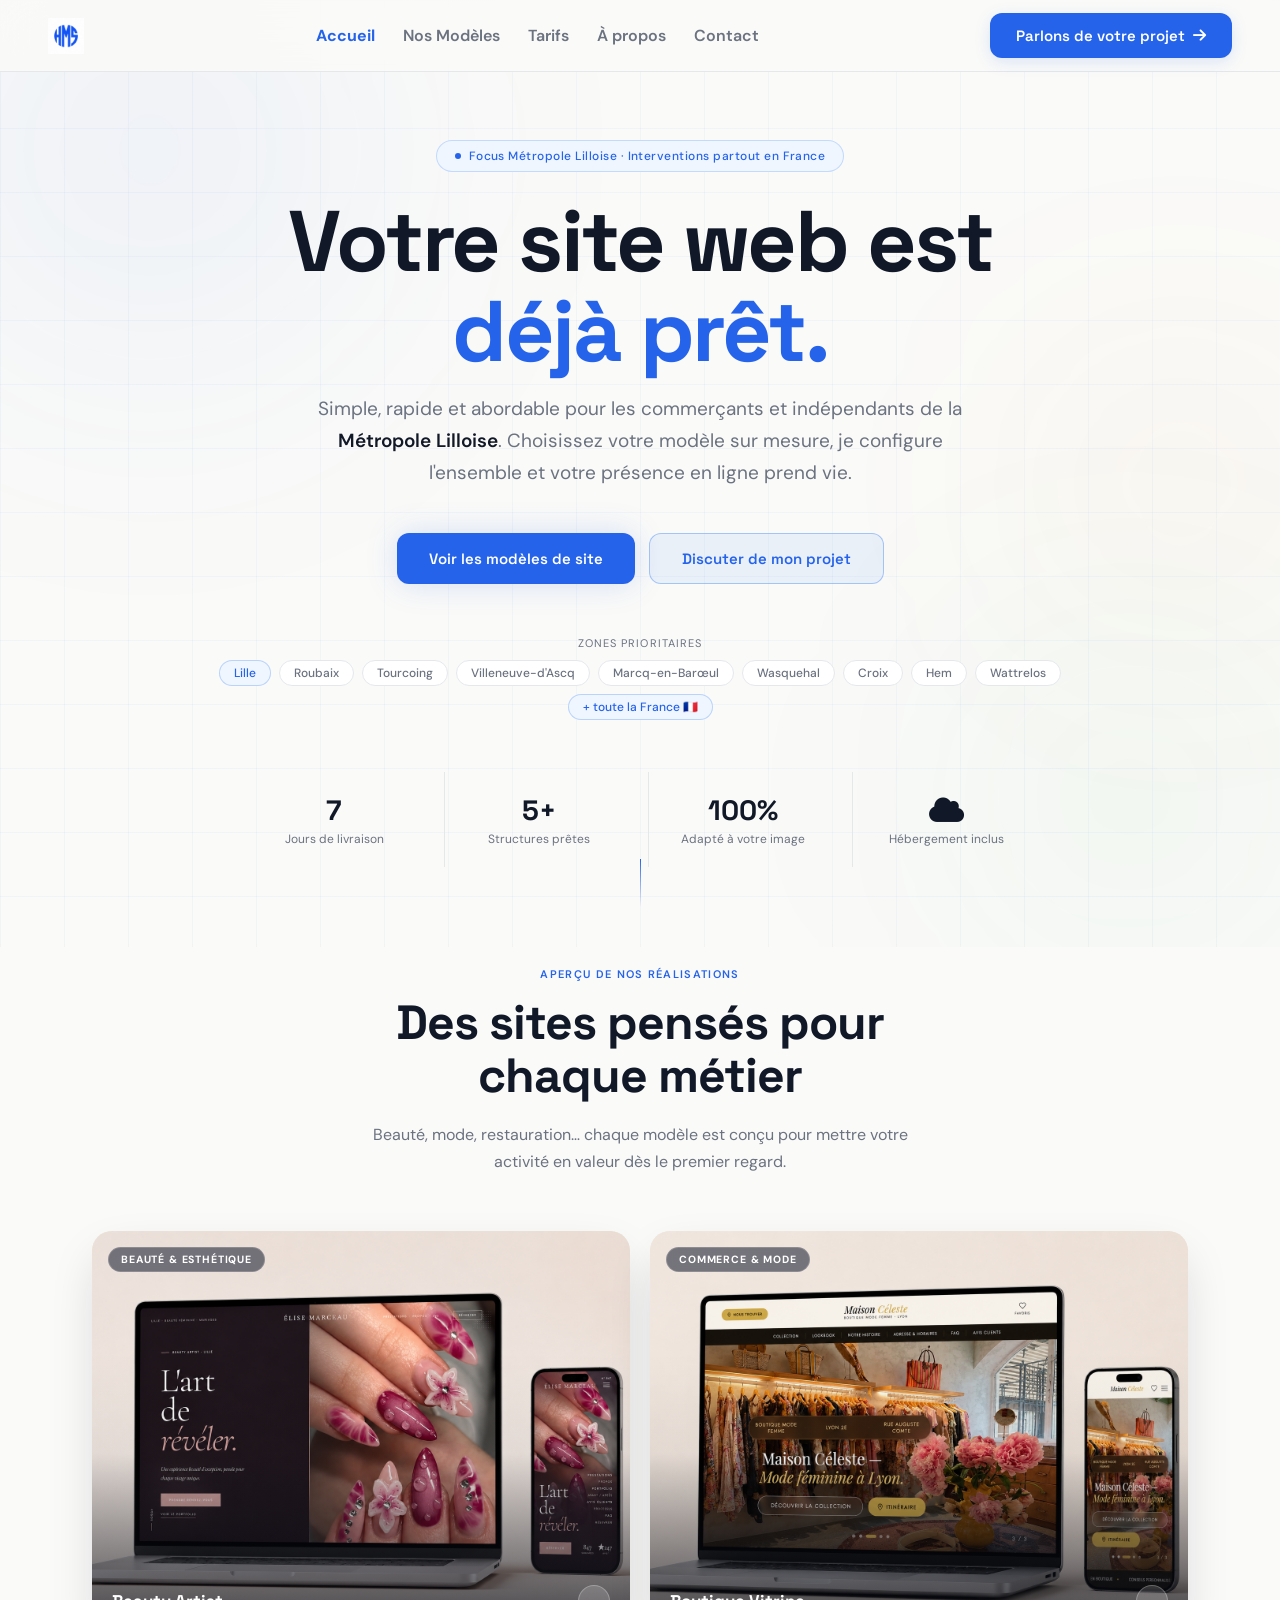
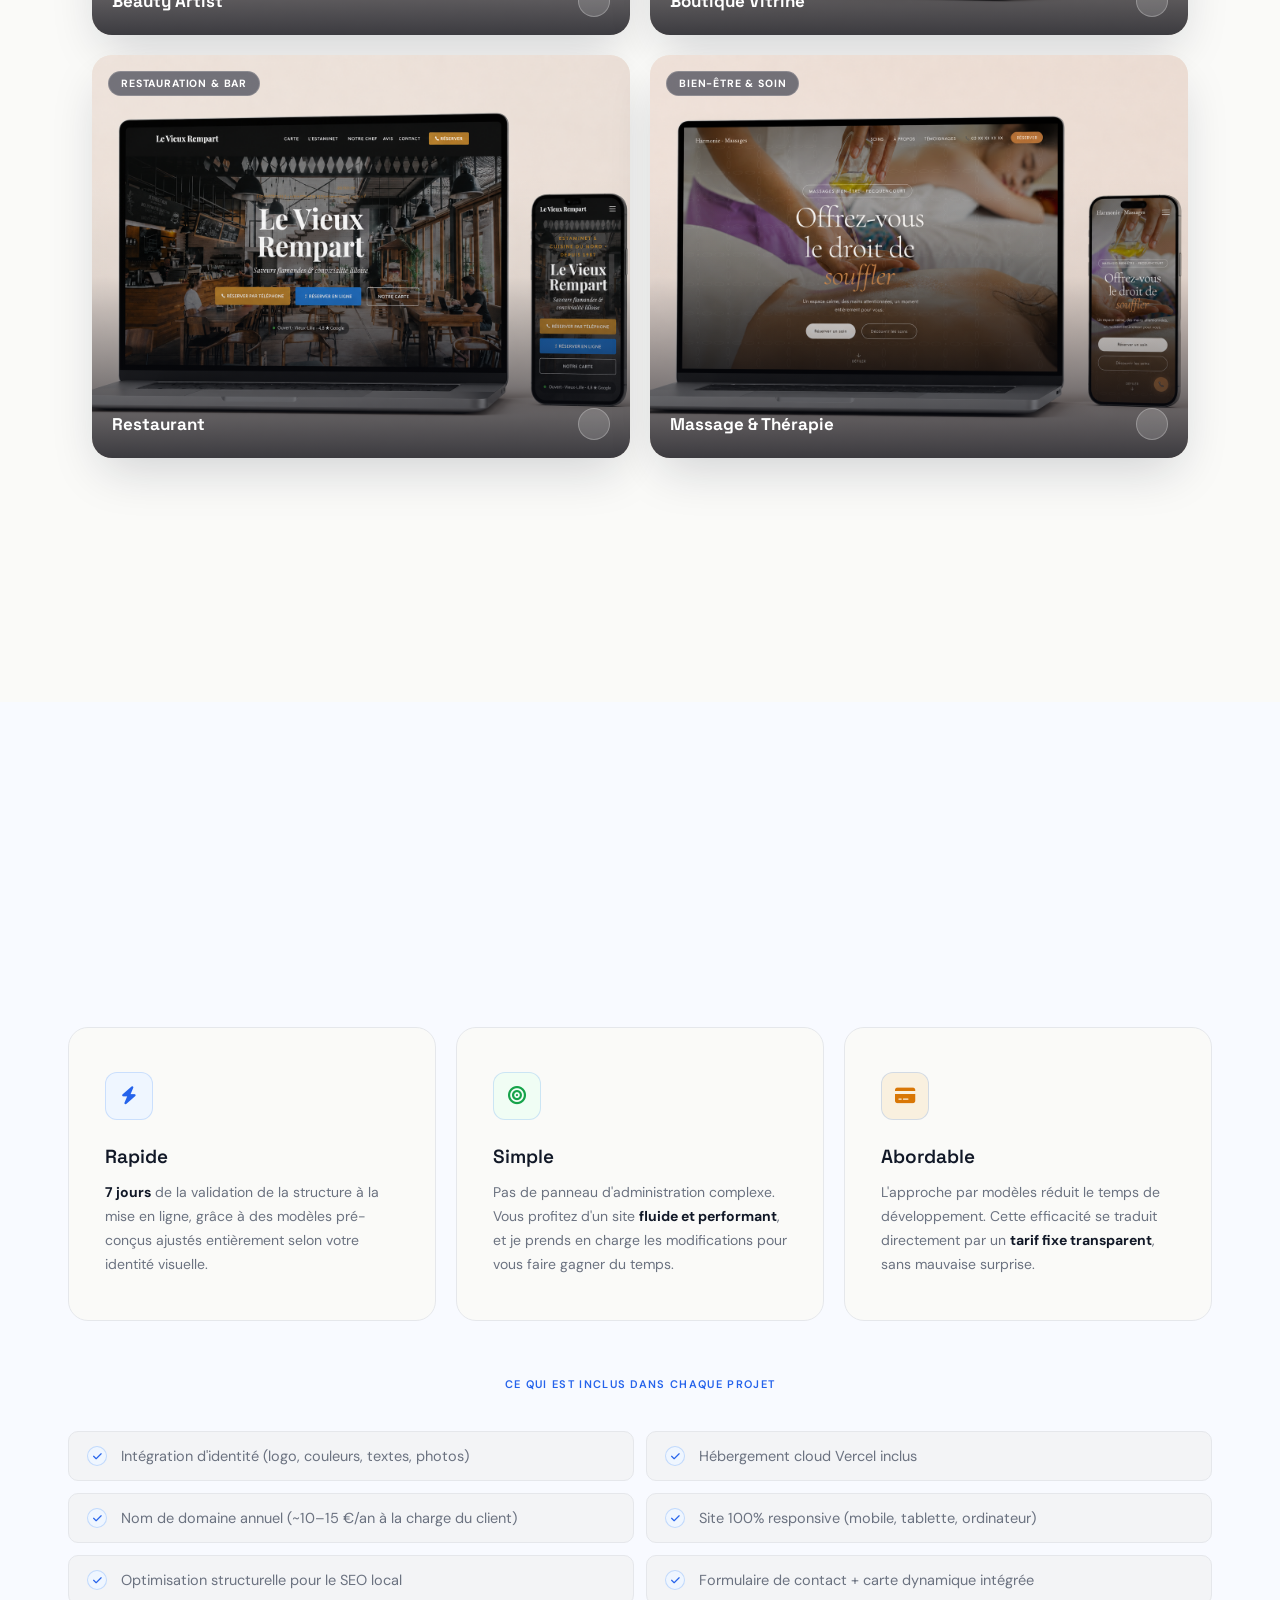
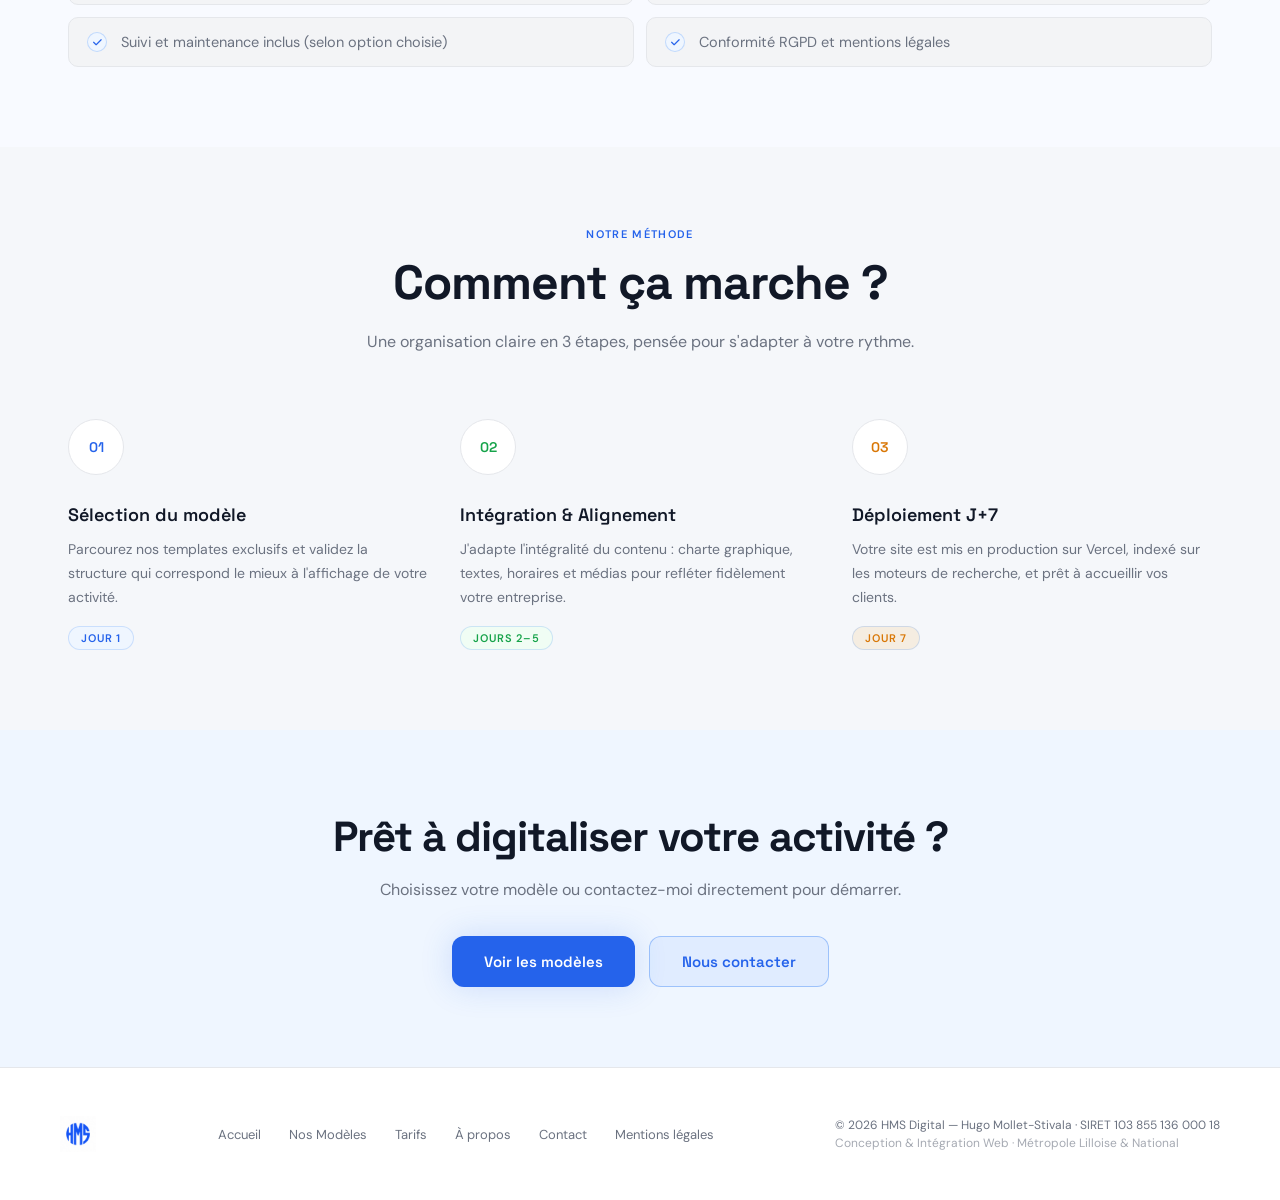
<file: index.html>
<!DOCTYPE html>
<html lang="fr">
<head>
<!-- Google tag (gtag.js) -->
<script async src="https://www.googletagmanager.com/gtag/js?id=G-HWPJY3CFZN"></script>
<script>
  window.dataLayer = window.dataLayer || [];
  function gtag(){dataLayer.push(arguments);}
  gtag('js', new Date());

  gtag('config', 'G-HWPJY3CFZN');
</script>
<meta charset="UTF-8">
<meta name="viewport" content="width=device-width, initial-scale=1.0">
<link rel="icon" type="image/x-icon" href="https://www.hmsdigital.fr/favicon.ico">
<link rel="icon" type="image/png" sizes="16x16" href="https://www.hmsdigital.fr/favicon-16x16.png">
<link rel="icon" type="image/png" sizes="32x32" href="https://www.hmsdigital.fr/favicon-32x32.png">
<link rel="apple-touch-icon" sizes="180x180" href="https://www.hmsdigital.fr/apple-touch-icon.png">
<meta name="google-site-verification" content="wmvFZKY4h0OHEBNwzxcB_gyhFPECEw32T8LRx0yOLQk">
<title>Création de site web à Lille en 7 jours | HMS Digital – Agence web Métropole Lilloise</title>
<meta name="description" content="HMS Digital crée votre site web professionnel en 7 jours. Solution simple, rapide et abordable pour commerçants et indépendants de la Métropole Lilloise. Optimisé SEO local.">
<link rel="canonical" href="https://hmsdigital.fr/">
<meta property="og:type" content="website">
<meta property="og:url" content="https://hmsdigital.fr/">
<meta property="og:title" content="Création de site web à Lille en 7 jours | HMS Digital">
<meta property="og:description" content="Site web pro en 7 jours pour commerçants et indépendants. Simple, rapide, abordable. SEO local inclus.">
<meta property="og:image" content="https://hmsdigital.fr/og-image.jpg">
<meta property="og:locale" content="fr_FR">
<meta property="og:site_name" content="HMS Digital">
<script type="application/ld+json">{"@context":"https://schema.org","@type":["LocalBusiness","ProfessionalService"],"name":"HMS Digital","description":"Création de sites web rapides, simples et optimisés SEO pour commerçants et indépendants.","url":"https://hmsdigital.fr","telephone":"+33615101256","email":"hmsdigital.lille@gmail.com","priceRange":"€","address":{"@type":"PostalAddress","addressLocality":"Lille","addressRegion":"Hauts-de-France","postalCode":"59000","addressCountry":"FR"},"founder":{"@type":"Person","name":"Hugo Mollet-Stivala","jobTitle":"Fondateur & Développeur web freelance"}}</script>
<link rel="preconnect" href="https://fonts.googleapis.com">
<link href="https://fonts.googleapis.com/css2?family=Space+Grotesk:wght@300;400;500;600;700&family=DM+Sans:ital,wght@0,300;0,400;0,500;1,300;1,400&display=swap" rel="stylesheet">
<link rel="stylesheet" href="https://cdnjs.cloudflare.com/ajax/libs/font-awesome/6.4.0/css/all.min.css">
<link rel="stylesheet" href="style.css">
<style>
/* Hero spécifique à l'accueil */
.hero {
  position: relative; min-height: 100vh;
  display: flex; align-items: center; justify-content: center;
  padding: 140px 48px 80px; overflow: hidden;
}
.hero-orb-1 { width: 700px; height: 700px; background: radial-gradient(circle, rgba(37,99,235,0.08) 0%, transparent 70%); top: -200px; left: -200px; }
.hero-orb-2 { width: 500px; height: 500px; background: radial-gradient(circle, rgba(22,163,74,0.07) 0%, transparent 70%); bottom: -100px; right: -100px; }
.hero-orb-3 { width: 400px; height: 400px; background: radial-gradient(circle, rgba(217,119,6,0.07) 0%, transparent 70%); top: 30%; right: -100px; }
.hero-inner { position: relative; z-index: 1; text-align: center; max-width: 920px; width: 100%; }
.hero-title { font-size: clamp(40px, 7vw, 86px); font-weight: 700; letter-spacing: -2.5px; line-height: 1.05; color: var(--text); margin-bottom: 16px; animation: fadeUp 0.7s 0.1s ease both; }
.hero-title .accent-line { color: var(--accent); }
.hero-sub { font-size: clamp(16px, 2vw, 19px); color: var(--muted); line-height: 1.7; max-width: 650px; margin: 0 auto 44px; animation: fadeUp 0.7s 0.2s ease both; }
.hero-sub strong { color: var(--text); font-weight: 600; }
.hero-badge { animation: fadeUp 0.7s ease both; }
.hero-ctas { animation: fadeUp 0.7s 0.3s ease both; }
.hero-zones { animation: fadeUp 0.7s 0.35s ease both; margin-bottom: 52px; margin-top: 52px; }
.zones-label { font-size: 11px; color: var(--muted); text-transform: uppercase; letter-spacing: 0.1em; margin-bottom: 10px; }
.zones-track { display: flex; gap: 8px; justify-content: center; flex-wrap: wrap; }
.zone-pill { font-size: 12px; font-weight: 500; color: var(--muted); background: var(--surface); border: 1px solid var(--border); border-radius: 999px; padding: 4px 14px; }
.zone-pill.accent { color: var(--accent); border-color: rgba(59,130,246,0.3); background: var(--accent-dim); }
.hero-stats-wrap { animation: fadeUp 0.7s 0.4s ease both; }
.hero-scroll { position: absolute; bottom: 40px; left: 50%; transform: translateX(-50%); display: flex; flex-direction: column; align-items: center; gap: 8px; animation: fadeUp 1s 0.8s ease both; }
.scroll-line { width: 1px; height: 48px; background: linear-gradient(to bottom, var(--accent), transparent); animation: scrollLine 2s ease-in-out infinite; }
@keyframes scrollLine { 0% { transform: scaleY(0); transform-origin: top; } 50% { transform: scaleY(1); transform-origin: top; } 51% { transform-origin: bottom; } 100% { transform: scaleY(0); transform-origin: bottom; } }
@media (max-width: 768px) { .hero { padding: 120px 24px 60px; min-height: auto; } }

/* ── Showcase modèles (mockups) ── */
.showcase {
  position: relative;
  padding: 20px 0 100px;
  overflow: hidden;
}
.showcase-head {
  text-align: center;
  max-width: 640px;
  margin: 0 auto 56px;
}
.showcase-gallery {
  position: relative;
  max-width: 1180px;
  margin: 0 auto;
  display: grid;
  grid-template-columns: repeat(4, 1fr);
  gap: 28px;
  padding: 0 48px;
}
.showcase-card {
  position: relative;
  border-radius: 20px;
  overflow: hidden;
  text-decoration: none;
  display: block;
  background: #EFE9DF;
  box-shadow: 0 20px 50px -10px rgba(15,23,42,0.18);
  transform: translateY(0) rotate(0deg);
  transition: transform 0.5s cubic-bezier(0.16,1,0.3,1), box-shadow 0.5s ease;
}
.showcase-card:nth-child(1) { transform: translateY(16px) rotate(-1deg); }
.showcase-card:nth-child(2) { transform: translateY(-8px) rotate(0.5deg); z-index: 2; }
.showcase-card:nth-child(3) { transform: translateY(16px) rotate(-0.5deg); }
.showcase-card:nth-child(4) { transform: translateY(-8px) rotate(1deg); z-index: 2; }
.showcase-card:hover {
  transform: translateY(-10px) rotate(0deg) scale(1.03);
  box-shadow: 0 32px 70px -12px rgba(37,99,235,0.28);
  z-index: 5;
}
.showcase-card-media {
  position: relative;
  aspect-ratio: 4 / 3;
  overflow: hidden;
}
.showcase-card-media img {
  position: absolute;
  inset: 0;
  width: 100%;
  height: 100%;
  object-fit: cover;
  object-position: top center;
  transition: transform 0.6s cubic-bezier(0.16,1,0.3,1);
}
.showcase-card:hover .showcase-card-media img { transform: scale(1.05); }
.showcase-card-media::after {
  content: '';
  position: absolute;
  inset: 0;
  background: linear-gradient(to top, rgba(10,12,20,0.78) 0%, rgba(10,12,20,0.05) 45%, transparent 70%);
}
.showcase-card-tag {
  position: absolute;
  top: 16px;
  left: 16px;
  z-index: 2;
  font-size: 10.5px;
  font-weight: 700;
  letter-spacing: 0.08em;
  text-transform: uppercase;
  color: #fff;
  background: rgba(15,23,42,0.55);
  backdrop-filter: blur(6px);
  border: 1px solid rgba(255,255,255,0.18);
  border-radius: 999px;
  padding: 5px 12px;
}
.showcase-card-foot {
  position: absolute;
  bottom: 0; left: 0; right: 0;
  z-index: 2;
  padding: 18px 20px;
  display: flex;
  align-items: center;
  justify-content: space-between;
  gap: 10px;
}
.showcase-card-foot strong {
  font-family: 'Space Grotesk', sans-serif;
  font-size: 17px;
  font-weight: 700;
  color: #fff;
}
.showcase-card-arrow {
  width: 32px; height: 32px;
  border-radius: 50%;
  background: rgba(255,255,255,0.16);
  border: 1px solid rgba(255,255,255,0.25);
  display: flex; align-items: center; justify-content: center;
  color: #fff;
  font-size: 12px;
  flex-shrink: 0;
  transition: all 0.25s ease;
}
.showcase-card:hover .showcase-card-arrow {
  background: #fff;
  color: #1E40AF;
  transform: translateX(2px);
}
.showcase-cta {
  text-align: center;
  margin-top: 64px;
}
.showcase-cta-sub {
  font-size: 13px;
  color: var(--muted);
  margin-top: 14px;
}

@media (max-width: 1280px) {
  .showcase-gallery { grid-template-columns: repeat(2, 1fr); gap: 20px; padding: 0 24px; }
  .showcase-card:nth-child(1), .showcase-card:nth-child(2), .showcase-card:nth-child(3), .showcase-card:nth-child(4) { transform: none; }
  .showcase-card:hover { transform: translateY(-8px) scale(1.02); }
}
@media (max-width: 1024px) {
  .showcase-gallery { grid-template-columns: repeat(2, 1fr); gap: 20px; padding: 0 24px; }
  .showcase-card:nth-child(1), .showcase-card:nth-child(2), .showcase-card:nth-child(3), .showcase-card:nth-child(4) { transform: none; }
  .showcase-card:hover { transform: translateY(-8px) scale(1.02); }
}
@media (max-width: 640px) {
  .showcase { padding: 0 0 70px; }
  .showcase-head { margin-bottom: 32px; padding: 0 20px; }
  .showcase-gallery { grid-template-columns: 1fr; padding: 0 20px; gap: 18px; }
  .showcase-card-media { aspect-ratio: 16 / 11; }
  .showcase-card-foot { padding: 14px 16px; }
  .showcase-card-foot strong { font-size: 15px; }
}
</style>
</head>
<body>

<nav id="nav-bar">
  <a href="index.html" class="brand"><img src="android-chrome-192x192.png" alt="HMS Digital" class="brand-logo"></a>
  <ul class="nav-links">
    <li><a href="index.html" class="active">Accueil</a></li>
    <li><a href="modeles.html">Nos Modèles</a></li>
    <li><a href="tarifs.html">Tarifs</a></li>
    <li><a href="a-propos.html">À propos</a></li>
    <li><a href="contact.html">Contact</a></li>
  </ul>
  <a href="contact.html" class="btn-nav">Parlons de votre projet <i class="fa-solid fa-arrow-right"></i></a>
  <button class="hamburger" id="hamburger" aria-label="Ouvrir le menu" aria-expanded="false">
    <span></span><span></span><span></span>
  </button>
</nav>

<div class="mobile-menu" id="mobile-menu" aria-hidden="true">
  <a href="index.html" class="mobile-menu-link">Accueil</a>
  <a href="modeles.html" class="mobile-menu-link">Nos Modèles</a>
  <a href="tarifs.html" class="mobile-menu-link">Tarifs</a>
  <a href="a-propos.html" class="mobile-menu-link">À propos</a>
  <a href="contact.html" class="mobile-menu-link">Contact</a>
  <a href="contact.html" class="mobile-menu-link mobile-cta">Parlons de votre projet</a>
</div>

<header class="hero">
  <div class="bg-orb hero-orb-1"></div>
  <div class="bg-orb hero-orb-2"></div>
  <div class="bg-orb hero-orb-3"></div>
  <div class="grid-bg"></div>

  <div class="hero-inner">
    <div class="hero-badge">Focus Métropole Lilloise · Interventions partout en France</div>
    <h1 class="hero-title">
      Votre site web est<br>
      <span class="accent-line">déjà prêt.</span>
    </h1>
    <p class="hero-sub">
      Simple, rapide et abordable pour les commerçants et indépendants de la <strong>Métropole Lilloise</strong>. Choisissez votre modèle sur mesure, je configure l'ensemble et votre présence en ligne prend vie.
    </p>
    <div class="hero-ctas">
      <a href="modeles.html" class="btn-primary">Voir les modèles de site</a>
      <a href="contact.html" class="btn-ghost">Discuter de mon projet</a>
    </div>

    <div class="hero-zones">
      <p class="zones-label">Zones prioritaires</p>
      <div class="zones-track">
        <span class="zone-pill accent">Lille</span>
        <span class="zone-pill">Roubaix</span>
        <span class="zone-pill">Tourcoing</span>
        <span class="zone-pill">Villeneuve-d'Ascq</span>
        <span class="zone-pill">Marcq-en-Barœul</span>
        <span class="zone-pill">Wasquehal</span>
        <span class="zone-pill">Croix</span>
        <span class="zone-pill">Hem</span>
        <span class="zone-pill">Wattrelos</span>
        <span class="zone-pill accent">+ toute la France 🇫🇷</span>
      </div>
    </div>

    <div class="hero-stats-wrap">
      <div class="hero-stats">
        <div class="stat-item"><span class="stat-value">7</span><span class="stat-label">Jours de livraison</span></div>
        <div class="stat-item"><span class="stat-value">5+</span><span class="stat-label">Structures prêtes</span></div>
        <div class="stat-item"><span class="stat-value">100%</span><span class="stat-label">Adapté à votre image</span></div>
        <div class="stat-item"><span class="stat-value"><i class="fa-solid fa-cloud"></i></span><span class="stat-label">Hébergement inclus</span></div>
      </div>
    </div>
  </div>
  <div class="hero-scroll"><div class="scroll-line"></div></div>
</header>

<section class="showcase">
  <div class="container">
    <div class="showcase-head reveal">
      <span class="section-label">Aperçu de nos réalisations</span>
      <h2 class="section-title">Des sites pensés pour chaque métier</h2>
      <p class="section-sub" style="margin:0 auto;">Beauté, mode, restauration… chaque modèle est conçu pour mettre votre activité en valeur dès le premier regard.</p>
    </div>

    <div class="showcase-gallery">
      <a href="https://hugomolletstivala.github.io/templateBeautyArtist/" target="_blank" rel="noopener noreferrer" class="showcase-card reveal reveal-delay-1">
        <div class="showcase-card-media">
          <img src="Mockup_beautyartist.png" alt="Modèle Beauty Artist HMS Digital" loading="lazy">
        </div>
        <span class="showcase-card-tag">Beauté &amp; Esthétique</span>
        <div class="showcase-card-foot">
          <strong>Beauty Artist</strong>
          <span class="showcase-card-arrow"><i class="fa-solid fa-arrow-up-right"></i></span>
        </div>
      </a>

      <a href="https://hugomolletstivala.github.io/TemplateBoutique/" target="_blank" rel="noopener noreferrer" class="showcase-card reveal reveal-delay-2">
        <div class="showcase-card-media">
          <img src="Mockup-boutique.png" alt="Modèle Boutique Vitrine HMS Digital" loading="lazy">
        </div>
        <span class="showcase-card-tag">Commerce &amp; Mode</span>
        <div class="showcase-card-foot">
          <strong>Boutique Vitrine</strong>
          <span class="showcase-card-arrow"><i class="fa-solid fa-arrow-up-right"></i></span>
        </div>
      </a>

      <a href="https://hugomolletstivala.github.io/TemplateRestaurant/" target="_blank" rel="noopener noreferrer" class="showcase-card reveal reveal-delay-3">
        <div class="showcase-card-media">
          <img src="Mockup_resto.png" alt="Modèle Restaurant HMS Digital" loading="lazy">
        </div>
        <span class="showcase-card-tag">Restauration &amp; Bar</span>
        <div class="showcase-card-foot">
          <strong>Restaurant</strong>
          <span class="showcase-card-arrow"><i class="fa-solid fa-arrow-up-right"></i></span>
        </div>
      </a>

      <a href="https://hugomolletstivala.github.io/TemplateParamedic/" target="_blank" rel="noopener noreferrer" class="showcase-card reveal reveal-delay-4">
        <div class="showcase-card-media">
          <img src="mockup_paramedic.png" alt="Modèle Massage & Bien-être HMS Digital" loading="lazy">
        </div>
        <span class="showcase-card-tag">Bien-être &amp; Soin</span>
        <div class="showcase-card-foot">
          <strong>Massage &amp; Thérapie</strong>
          <span class="showcase-card-arrow"><i class="fa-solid fa-arrow-up-right"></i></span>
        </div>
      </a>
    </div>

    <div class="showcase-cta reveal">
      <a href="modeles.html" class="btn-primary">Découvrir tous les modèles</a>
      <p class="showcase-cta-sub">4 structures prêtes à être adaptées à votre identité visuelle.</p>
    </div>
  </div>
</section>

<section class="why">
  <div class="container">
    <div class="reveal">
      <span class="section-label">Pourquoi choisir HMS Digital ?</span>
      <h2 class="section-title">Une solution pensée pour les entrepreneurs<br>qui veulent une présence sérieuse.</h2>
      <p class="section-sub">Sans investissement démesuré ni délais interminables.</p>
    </div>
    <div class="why-grid">
      <div class="why-card reveal reveal-delay-1">
        <div class="why-icon"><i class="fa-solid fa-bolt"></i></div>
        <h3 class="why-title">Rapide</h3>
        <p class="why-desc"><strong>7 jours</strong> de la validation de la structure à la mise en ligne, grâce à des modèles pré-conçus ajustés entièrement selon votre identité visuelle.</p>
      </div>
      <div class="why-card reveal reveal-delay-2">
        <div class="why-icon"><i class="fa-solid fa-bullseye"></i></div>
        <h3 class="why-title">Simple</h3>
        <p class="why-desc">Pas de panneau d'administration complexe. Vous profitez d'un site <strong>fluide et performant</strong>, et je prends en charge les modifications pour vous faire gagner du temps.</p>
      </div>
      <div class="why-card reveal reveal-delay-3">
        <div class="why-icon"><i class="fa-solid fa-credit-card"></i></div>
        <h3 class="why-title">Abordable</h3>
        <p class="why-desc">L'approche par modèles réduit le temps de développement. Cette efficacité se traduit directement par un <strong>tarif fixe transparent</strong>, sans mauvaise surprise.</p>
      </div>
    </div>

    <div class="reveal" style="margin-top:56px;">
      <span class="section-label" style="text-align:center;display:block;margin-bottom:24px;">Ce qui est inclus dans chaque projet</span>
      <div class="includes-grid">
        <div class="include-item"><span class="include-check"><i class="fa-solid fa-check"></i></span>Intégration d'identité (logo, couleurs, textes, photos)</div>
        <div class="include-item"><span class="include-check"><i class="fa-solid fa-check"></i></span>Hébergement cloud Vercel inclus</div>
        <div class="include-item"><span class="include-check"><i class="fa-solid fa-check"></i></span>Nom de domaine annuel (~10–15 €/an à la charge du client)</div>
        <div class="include-item"><span class="include-check"><i class="fa-solid fa-check"></i></span>Site 100% responsive (mobile, tablette, ordinateur)</div>
        <div class="include-item"><span class="include-check"><i class="fa-solid fa-check"></i></span>Optimisation structurelle pour le SEO local</div>
        <div class="include-item"><span class="include-check"><i class="fa-solid fa-check"></i></span>Formulaire de contact + carte dynamique intégrée</div>
        <div class="include-item"><span class="include-check"><i class="fa-solid fa-check"></i></span>Suivi et maintenance inclus (selon option choisie)</div>
        <div class="include-item"><span class="include-check"><i class="fa-solid fa-check"></i></span>Conformité RGPD et mentions légales</div>
      </div>
    </div>
  </div>
</section>

<section class="process">
  <div class="container">
    <div class="reveal" style="text-align:center;">
      <span class="section-label">Notre méthode</span>
      <h2 class="section-title">Comment ça marche ?</h2>
      <p class="section-sub" style="margin:0 auto;">Une organisation claire en 3 étapes, pensée pour s'adapter à votre rythme.</p>
    </div>
    <div class="process-steps">
      <div class="step-card reveal reveal-delay-1">
        <div class="step-num">01</div>
        <h3 class="step-title">Sélection du modèle</h3>
        <p class="step-desc">Parcourez nos templates exclusifs et validez la structure qui correspond le mieux à l'affichage de votre activité.</p>
        <span class="step-duration">Jour 1</span>
      </div>
      <div class="step-card reveal reveal-delay-2">
        <div class="step-num">02</div>
        <h3 class="step-title">Intégration &amp; Alignement</h3>
        <p class="step-desc">J'adapte l'intégralité du contenu : charte graphique, textes, horaires et médias pour refléter fidèlement votre entreprise.</p>
        <span class="step-duration">Jours 2–5</span>
      </div>
      <div class="step-card reveal reveal-delay-3">
        <div class="step-num">03</div>
        <h3 class="step-title">Déploiement J+7</h3>
        <p class="step-desc">Votre site est mis en production sur Vercel, indexé sur les moteurs de recherche, et prêt à accueillir vos clients.</p>
        <span class="step-duration">Jour 7</span>
      </div>
    </div>
  </div>
</section>

<section class="cta-section reveal">
  <div class="container">
    <h2>Prêt à digitaliser votre activité ?</h2>
    <p>Choisissez votre modèle ou contactez-moi directement pour démarrer.</p>
    <div class="cta-btns">
      <a href="modeles.html" class="btn-primary">Voir les modèles</a>
      <a href="contact.html" class="btn-ghost">Nous contacter</a>
    </div>
  </div>
</section>

<footer>
  <div class="footer-inner">
    <a href="index.html" class="brand"><img src="android-chrome-192x192.png" alt="HMS Digital" class="brand-logo"></a>
    <ul class="footer-links">
      <li><a href="index.html">Accueil</a></li>
      <li><a href="modeles.html">Nos Modèles</a></li>
      <li><a href="tarifs.html">Tarifs</a></li>
      <li><a href="a-propos.html">À propos</a></li>
      <li><a href="contact.html">Contact</a></li>
      <li><a href="mentions-legales.html">Mentions légales</a></li>
    </ul>
    <div>
      <p class="footer-copy">© 2026 HMS Digital — Hugo Mollet-Stivala · SIRET 103 855 136 000 18</p>
      <p class="footer-sub">Conception &amp; Intégration Web · Métropole Lilloise &amp; National</p>
    </div>
  </div>
</footer>

<script src="main.js"></script>
</body>
</html>
</file>
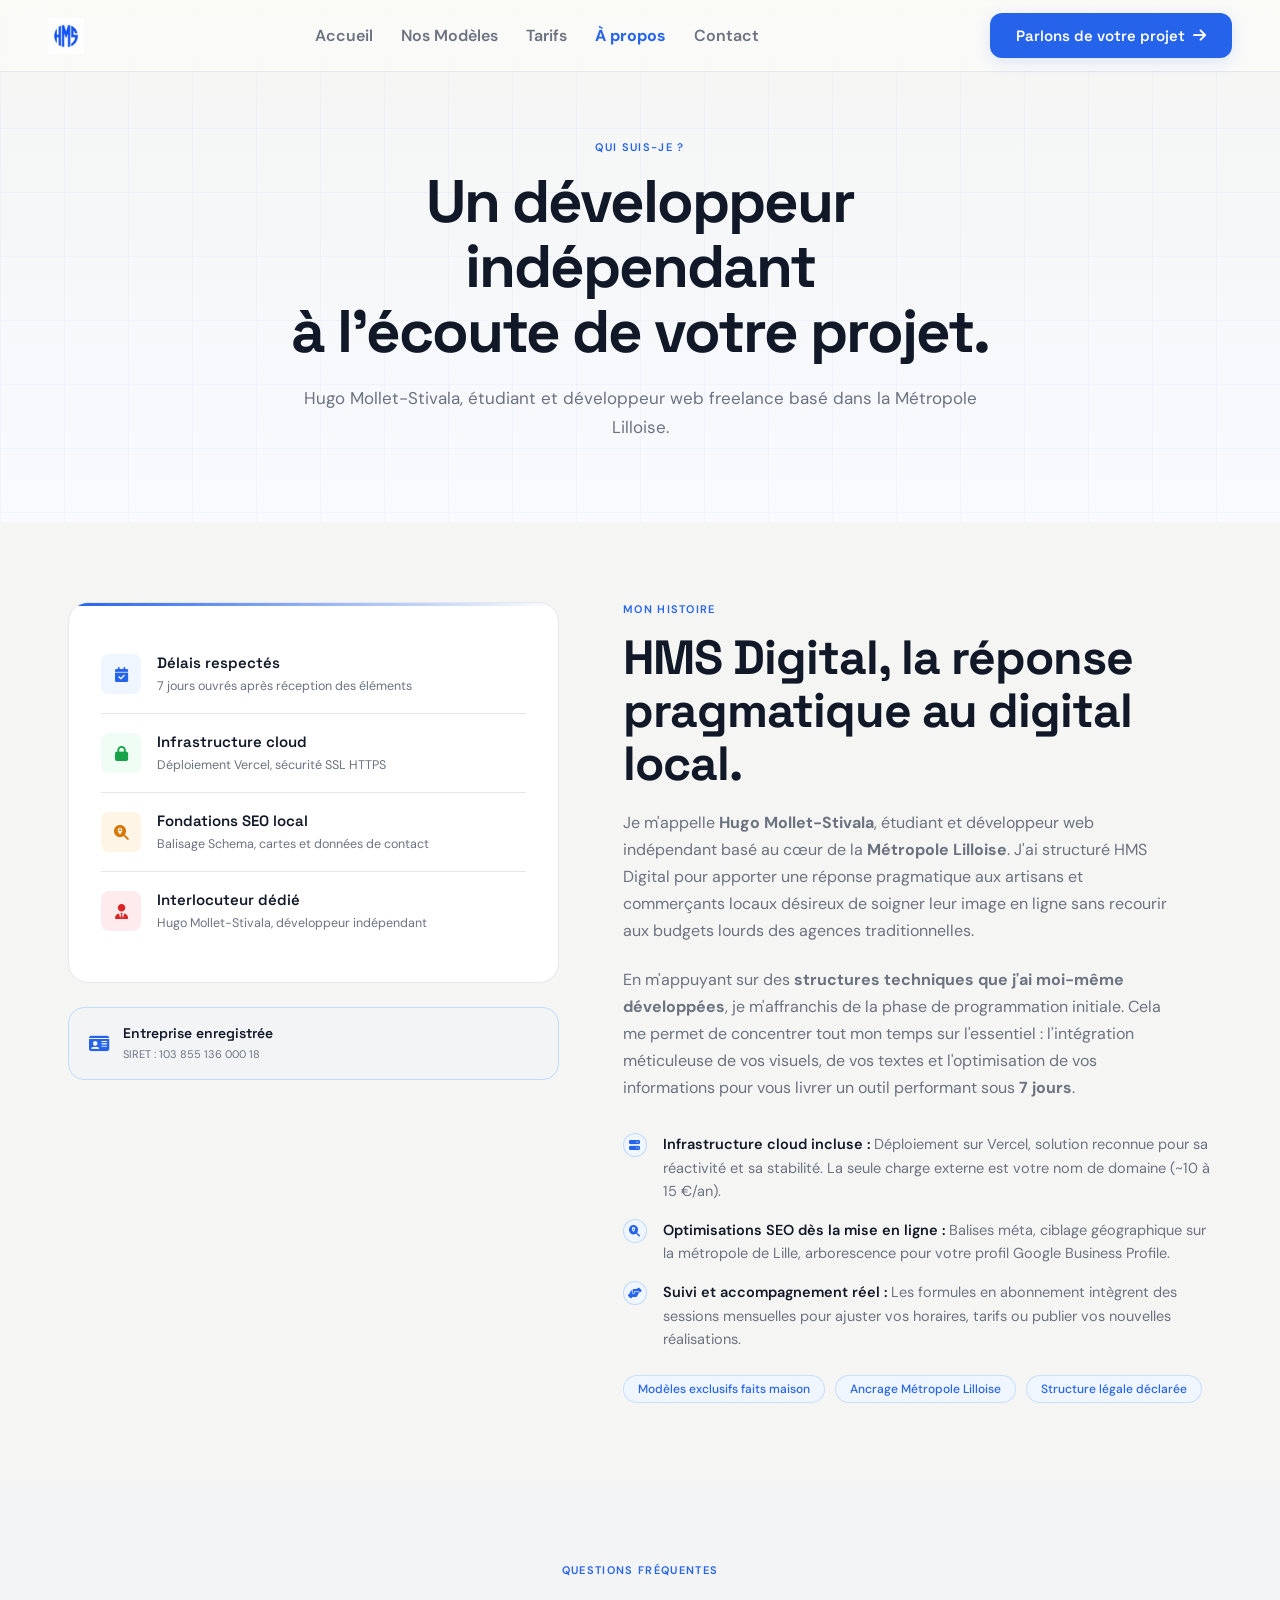
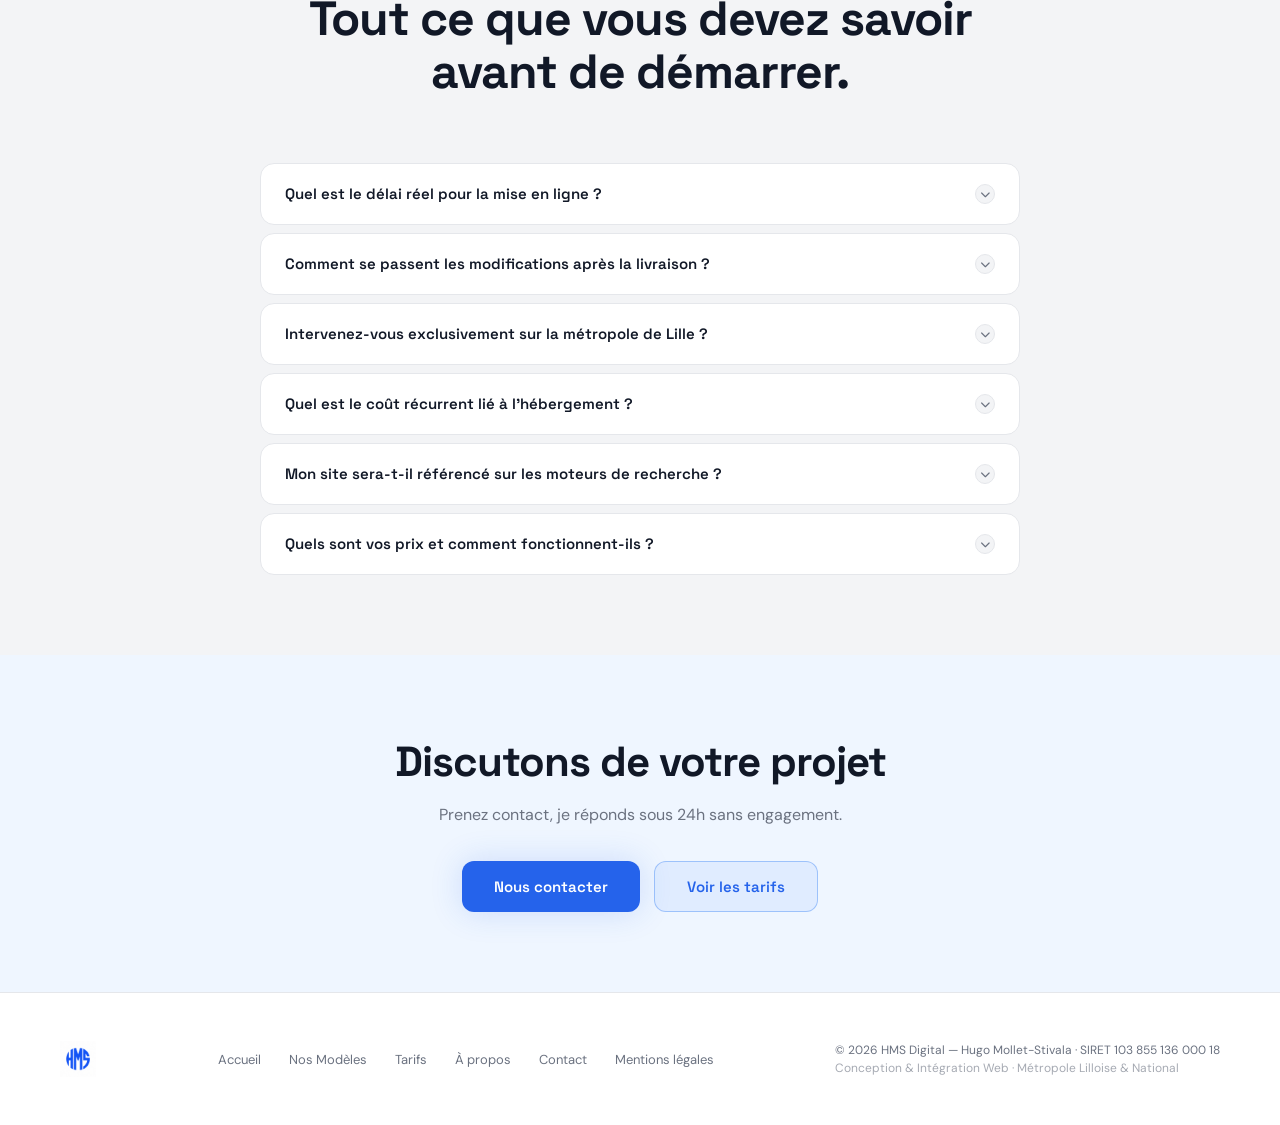
<file: a-propos.html>
<!DOCTYPE html>
<html lang="fr">
<head>
<!-- Google tag (gtag.js) -->
<script async src="https://www.googletagmanager.com/gtag/js?id=G-HWPJY3CFZN"></script>
<script>
  window.dataLayer = window.dataLayer || [];
  function gtag(){dataLayer.push(arguments);}
  gtag('js', new Date());

  gtag('config', 'G-HWPJY3CFZN');
</script>  
<meta charset="UTF-8">
<meta name="viewport" content="width=device-width, initial-scale=1.0">
<link rel="icon" type="image/x-icon" href="favicon.ico">
<link rel="icon" type="image/png" sizes="16x16" href="favicon-16x16.png">
<link rel="icon" type="image/png" sizes="32x32" href="favicon-32x32.png">
<link rel="apple-touch-icon" sizes="180x180" href="apple-touch-icon.png">
<title>À propos | HMS Digital – Hugo Mollet-Stivala, développeur web Lille</title>
<meta name="description" content="Découvrez HMS Digital et son fondateur Hugo Mollet-Stivala, développeur web indépendant basé à Lille. Modèles exclusifs, ancrage local, structure légale déclarée.">
<link rel="canonical" href="https://hmsdigital.fr/a-propos.html">
<link rel="preconnect" href="https://fonts.googleapis.com">
<link href="https://fonts.googleapis.com/css2?family=Space+Grotesk:wght@300;400;500;600;700&family=DM+Sans:ital,wght@0,300;0,400;0,500;1,300;1,400&display=swap" rel="stylesheet">
<link rel="stylesheet" href="https://cdnjs.cloudflare.com/ajax/libs/font-awesome/6.4.0/css/all.min.css">
<link rel="stylesheet" href="style.css">
</head>
<body>

<nav id="nav-bar">
  <a href="index.html" class="brand"><img src="android-chrome-192x192.png" alt="HMS Digital" class="brand-logo"></a>
  <ul class="nav-links">
    <li><a href="index.html">Accueil</a></li>
    <li><a href="modeles.html">Nos Modèles</a></li>
    <li><a href="tarifs.html">Tarifs</a></li>
    <li><a href="a-propos.html" class="active">À propos</a></li>
    <li><a href="contact.html">Contact</a></li>
  </ul>
  <a href="contact.html" class="btn-nav">Parlons de votre projet <i class="fa-solid fa-arrow-right"></i></a>
  <button class="hamburger" id="hamburger" aria-label="Ouvrir le menu" aria-expanded="false">
    <span></span><span></span><span></span>
  </button>
</nav>

<div class="mobile-menu" id="mobile-menu" aria-hidden="true">
  <a href="index.html" class="mobile-menu-link">Accueil</a>
  <a href="modeles.html" class="mobile-menu-link">Nos Modèles</a>
  <a href="tarifs.html" class="mobile-menu-link">Tarifs</a>
  <a href="a-propos.html" class="mobile-menu-link">À propos</a>
  <a href="contact.html" class="mobile-menu-link">Contact</a>
  <a href="contact.html" class="mobile-menu-link mobile-cta">Parlons de votre projet</a>
</div>

<div class="page-hero" style="background: linear-gradient(to bottom, #F5F5F3, #F8FAFF); padding-top: 140px;">
  <div class="grid-bg"></div>
  <div class="page-hero-inner">
    <span class="section-label">Qui suis-je ?</span>
    <h1>Un développeur indépendant<br>à l'écoute de votre projet.</h1>
    <p>Hugo Mollet-Stivala, étudiant et développeur web freelance basé dans la Métropole Lilloise.</p>
  </div>
</div>

<section class="about">
  <div class="container">
    <div class="about-inner">
      <div class="about-visual reveal">
        <div class="about-card-main">
          <div class="about-metric">
            <div class="about-metric-icon"><i class="fa-solid fa-calendar-check"></i></div>
            <div class="about-metric-text">
              <strong>Délais respectés</strong>
              <span>7 jours ouvrés après réception des éléments</span>
            </div>
          </div>
          <div class="about-metric">
            <div class="about-metric-icon"><i class="fa-solid fa-lock"></i></div>
            <div class="about-metric-text">
              <strong>Infrastructure cloud</strong>
              <span>Déploiement Vercel, sécurité SSL HTTPS</span>
            </div>
          </div>
          <div class="about-metric">
            <div class="about-metric-icon"><i class="fa-solid fa-magnifying-glass-location"></i></div>
            <div class="about-metric-text">
              <strong>Fondations SEO local</strong>
              <span>Balisage Schema, cartes et données de contact</span>
            </div>
          </div>
          <div class="about-metric">
            <div class="about-metric-icon"><i class="fa-solid fa-user-tie"></i></div>
            <div class="about-metric-text">
              <strong>Interlocuteur dédié</strong>
              <span>Hugo Mollet-Stivala, développeur indépendant</span>
            </div>
          </div>
        </div>
        <div class="about-float-card">
          <i class="fa-solid fa-id-card"></i>
          <div class="float-text">
            <strong>Entreprise enregistrée</strong>
            <span>SIRET : 103 855 136 000 18</span>
          </div>
        </div>
      </div>

      <div class="reveal reveal-delay-1">
        <span class="section-label">Mon histoire</span>
        <h2 class="section-title">HMS Digital, la réponse pragmatique au digital local.</h2>
        <p class="section-sub">
          Je m'appelle <strong>Hugo Mollet-Stivala</strong>, étudiant et développeur web indépendant basé au cœur de la <strong>Métropole Lilloise</strong>. J'ai structuré HMS Digital pour apporter une réponse pragmatique aux artisans et commerçants locaux désireux de soigner leur image en ligne sans recourir aux budgets lourds des agences traditionnelles.
        </p>
        <br>
        <p class="section-sub">
          En m'appuyant sur des <strong>structures techniques que j'ai moi-même développées</strong>, je m'affranchis de la phase de programmation initiale. Cela me permet de concentrer tout mon temps sur l'essentiel : l'intégration méticuleuse de vos visuels, de vos textes et l'optimisation de vos informations pour vous livrer un outil performant sous <strong>7 jours</strong>.
        </p>

        <ul class="includes-list" style="margin-top: 32px;">
          <li>
            <div class="li-icon"><i class="fa-solid fa-server"></i></div>
            <div><strong>Infrastructure cloud incluse :</strong> Déploiement sur Vercel, solution reconnue pour sa réactivité et sa stabilité. La seule charge externe est votre nom de domaine (~10 à 15 €/an).</div>
          </li>
          <li>
            <div class="li-icon"><i class="fa-solid fa-magnifying-glass-location"></i></div>
            <div><strong>Optimisations SEO dès la mise en ligne :</strong> Balises méta, ciblage géographique sur la métropole de Lille, arborescence pour votre profil Google Business Profile.</div>
          </li>
          <li>
            <div class="li-icon"><i class="fa-solid fa-handshake-angle"></i></div>
            <div><strong>Suivi et accompagnement réel :</strong> Les formules en abonnement intègrent des sessions mensuelles pour ajuster vos horaires, tarifs ou publier vos nouvelles réalisations.</div>
          </li>
        </ul>

        <div class="about-badges">
          <span class="about-badge">Modèles exclusifs faits maison</span>
          <span class="about-badge">Ancrage Métropole Lilloise</span>
          <span class="about-badge">Structure légale déclarée</span>
        </div>
      </div>
    </div>
  </div>
</section>

<section class="faq">
  <div class="container">
    <div class="reveal" style="text-align:center;">
      <span class="section-label">Questions fréquentes</span>
      <h2 class="section-title">Tout ce que vous devez savoir<br>avant de démarrer.</h2>
    </div>
    <div class="faq-list">
      <div class="faq-item">
        <div class="faq-q" role="button" tabindex="0">Quel est le délai réel pour la mise en ligne ?<span class="faq-chevron"><i class="fa-solid fa-chevron-down"></i></span></div>
        <div class="faq-a">Le site est déployé et fonctionnel sous <strong>7 jours ouvrés</strong> à compter de la validation de la structure choisie et de la réception de l'ensemble de vos contenus (textes, logo, photos). L'utilisation de bases structurelles développées à l'avance permet de garantir cette rapidité.</div>
      </div>
      <div class="faq-item">
        <div class="faq-q" role="button" tabindex="0">Comment se passent les modifications après la livraison ?<span class="faq-chevron"><i class="fa-solid fa-chevron-down"></i></span></div>
        <div class="faq-a">Avec la <strong>formule abonnement</strong>, vous disposez de <strong>1 heure incluse chaque mois</strong> (Forfait Sérénité) pour actualiser vos menus, horaires, textes ou photos sur simple demande. Pour les formules paiement unique, les interventions font l'objet d'un forfait d'ajustement.</div>
      </div>
      <div class="faq-item">
        <div class="faq-q" role="button" tabindex="0">Intervenez-vous exclusivement sur la métropole de Lille ?<span class="faq-chevron"><i class="fa-solid fa-chevron-down"></i></span></div>
        <div class="faq-a">Non, je collabore avec des professionnels <strong>partout en France</strong> à distance. Pour les entrepreneurs implantés dans la <strong>Métropole Lilloise</strong>, nous pouvons aussi organiser un rendez-vous physique.</div>
      </div>
      <div class="faq-item">
        <div class="faq-q" role="button" tabindex="0">Quel est le coût récurrent lié à l'hébergement ?<span class="faq-chevron"><i class="fa-solid fa-chevron-down"></i></span></div>
        <div class="faq-a">L'hébergement sur Vercel est <strong>inclus de base</strong> dans nos formules. La seule dépense obligatoire à votre charge est le renouvellement annuel de votre nom de domaine (entre 10 et 15 € TTC/an).</div>
      </div>
      <div class="faq-item">
        <div class="faq-q" role="button" tabindex="0">Mon site sera-t-il référencé sur les moteurs de recherche ?<span class="faq-chevron"><i class="fa-solid fa-chevron-down"></i></span></div>
        <div class="faq-a">Oui, l'optimisation sémantique locale est injectée dans le code source (balises fondamentales, métadonnées, ciblage géographique). Je vous fournis aussi un accompagnement pour lier votre site à votre fiche <strong>Google Business Profile</strong>.</div>
      </div>
      <div class="faq-item">
        <div class="faq-q" role="button" tabindex="0">Quels sont vos prix et comment fonctionnent-ils ?<span class="faq-chevron"><i class="fa-solid fa-chevron-down"></i></span></div>
        <div class="faq-a">Les tarifs sont <strong>fixes et transparents</strong> — pas de devis variable ou de mauvaise surprise. Vous avez le choix entre le Pack Essentiel Local et le Pack Sur-Mesure Visuel, disponibles en paiement unique ou en formule mensuelle. <a href="tarifs.html">Voir les tarifs →</a></div>
      </div>
    </div>
  </div>
</section>

<section class="cta-section" style="padding: 80px 0;">
  <div class="container">
    <h2>Discutons de votre projet</h2>
    <p>Prenez contact, je réponds sous 24h sans engagement.</p>
    <div class="cta-btns">
      <a href="contact.html" class="btn-primary">Nous contacter</a>
      <a href="tarifs.html" class="btn-ghost">Voir les tarifs</a>
    </div>
  </div>
</section>

<footer>
  <div class="footer-inner">
    <a href="index.html" class="brand"><img src="android-chrome-192x192.png" alt="HMS Digital" class="brand-logo"></a>
    <ul class="footer-links">
      <li><a href="index.html">Accueil</a></li>
      <li><a href="modeles.html">Nos Modèles</a></li>
      <li><a href="tarifs.html">Tarifs</a></li>
      <li><a href="a-propos.html">À propos</a></li>
      <li><a href="contact.html">Contact</a></li>
      <li><a href="mentions-legales.html">Mentions légales</a></li>
    </ul>
    <div>
      <p class="footer-copy">© 2026 HMS Digital — Hugo Mollet-Stivala · SIRET 103 855 136 000 18</p>
      <p class="footer-sub">Conception &amp; Intégration Web · Métropole Lilloise &amp; National</p>
    </div>
  </div>
</footer>

<script src="main.js"></script>
</body>
</html>
</file>
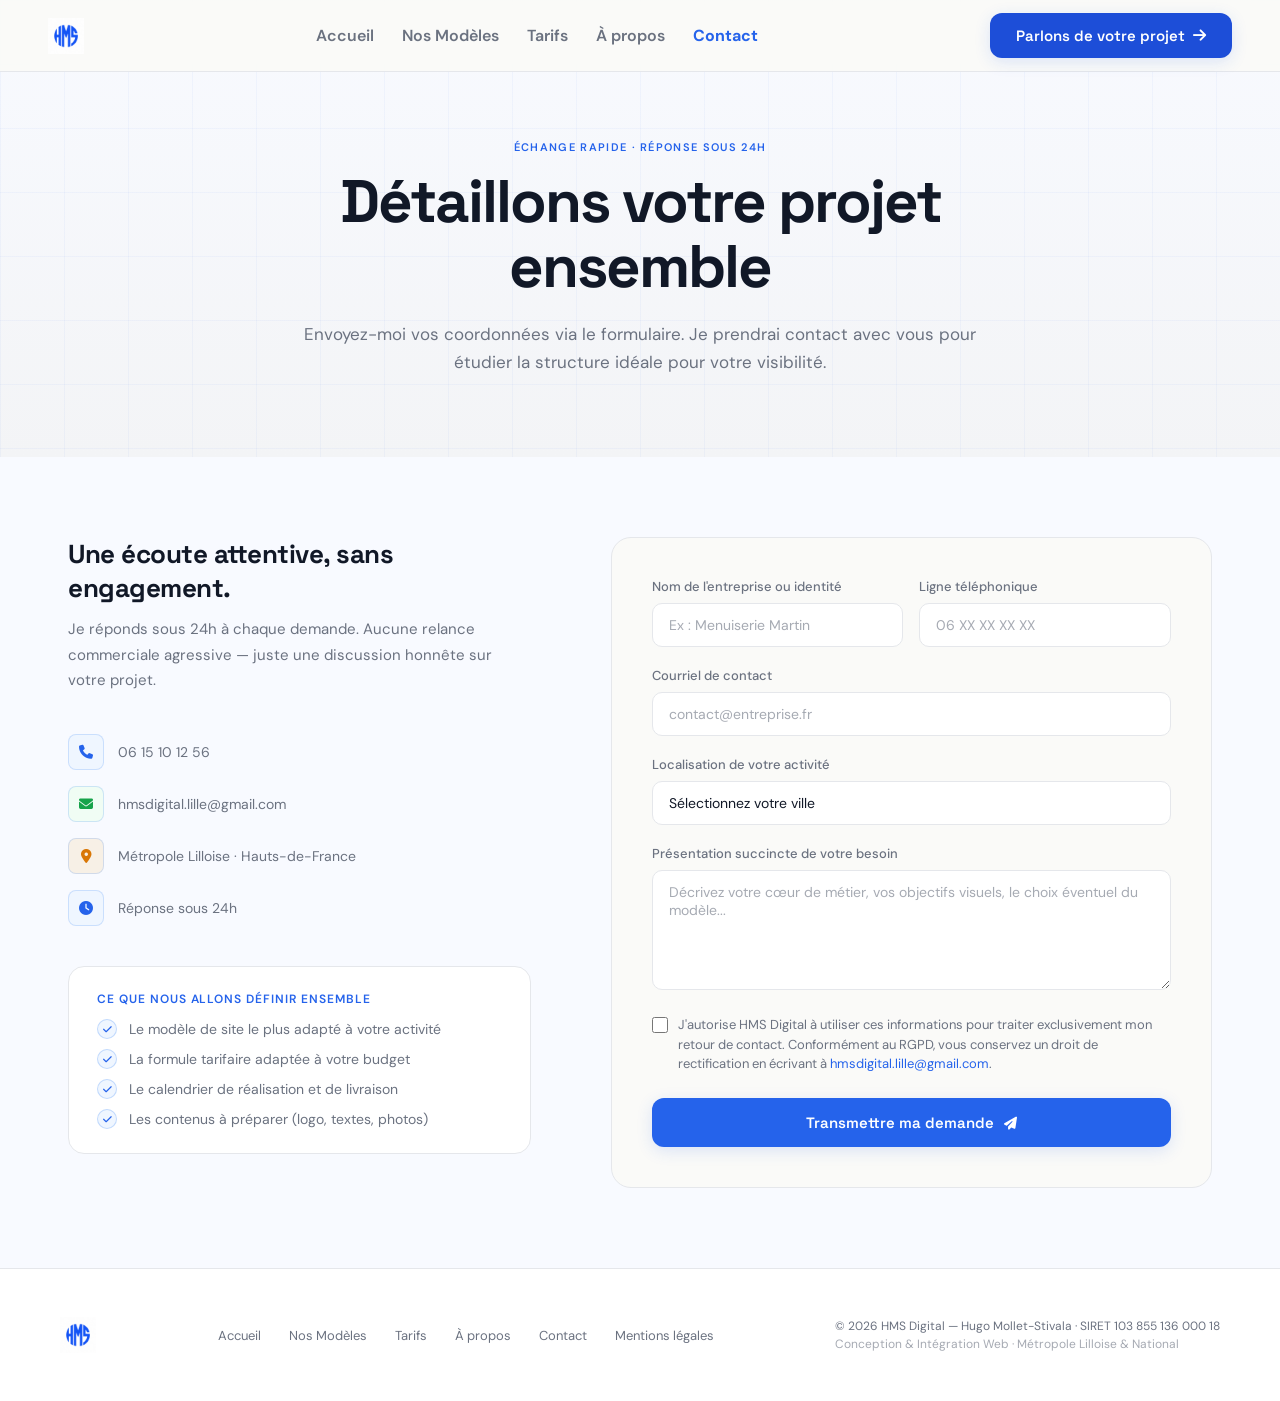
<file: contact.html>
<!DOCTYPE html>
<html lang="fr">
<head>
<!-- Google tag (gtag.js) -->
<script async src="https://www.googletagmanager.com/gtag/js?id=G-HWPJY3CFZN"></script>
<script>
  window.dataLayer = window.dataLayer || [];
  function gtag(){dataLayer.push(arguments);}
  gtag('js', new Date());

  gtag('config', 'G-HWPJY3CFZN');
</script>
<meta charset="UTF-8">
<meta name="viewport" content="width=device-width, initial-scale=1.0">
<link rel="icon" type="image/x-icon" href="favicon.ico">
<link rel="icon" type="image/png" sizes="16x16" href="favicon-16x16.png">
<link rel="icon" type="image/png" sizes="32x32" href="favicon-32x32.png">
<link rel="apple-touch-icon" sizes="180x180" href="apple-touch-icon.png">
<title>Contact | HMS Digital – Créer votre site web à Lille</title>
<meta name="description" content="Contactez HMS Digital pour démarrer votre projet de site web. Réponse sous 24h. Formulaire, email ou téléphone — à votre convenance.">
<link rel="canonical" href="https://hmsdigital.fr/contact.html">
<link rel="preconnect" href="https://fonts.googleapis.com">
<link href="https://fonts.googleapis.com/css2?family=Space+Grotesk:wght@300;400;500;600;700&family=DM+Sans:ital,wght@0,300;0,400;0,500;1,300;1,400&display=swap" rel="stylesheet">
<link rel="stylesheet" href="https://cdnjs.cloudflare.com/ajax/libs/font-awesome/6.4.0/css/all.min.css">
<link rel="stylesheet" href="style.css">
</head>
<body>

<nav id="nav-bar">
  <a href="index.html" class="brand"><img src="android-chrome-192x192.png" alt="HMS Digital" class="brand-logo"></a>
  <ul class="nav-links">
    <li><a href="index.html">Accueil</a></li>
    <li><a href="modeles.html">Nos Modèles</a></li>
    <li><a href="tarifs.html">Tarifs</a></li>
    <li><a href="a-propos.html">À propos</a></li>
    <li><a href="contact.html" class="active">Contact</a></li>
  </ul>
  <a href="contact.html" class="btn-nav active" style="background:#1D4ED8;">Parlons de votre projet <i class="fa-solid fa-arrow-right"></i></a>
  <button class="hamburger" id="hamburger" aria-label="Ouvrir le menu" aria-expanded="false">
    <span></span><span></span><span></span>
  </button>
</nav>

<div class="mobile-menu" id="mobile-menu" aria-hidden="true">
  <a href="index.html" class="mobile-menu-link">Accueil</a>
  <a href="modeles.html" class="mobile-menu-link">Nos Modèles</a>
  <a href="tarifs.html" class="mobile-menu-link">Tarifs</a>
  <a href="a-propos.html" class="mobile-menu-link">À propos</a>
  <a href="contact.html" class="mobile-menu-link">Contact</a>
  <a href="contact.html" class="mobile-menu-link mobile-cta">Parlons de votre projet</a>
</div>

<div class="page-hero" style="background: linear-gradient(to bottom, #F8FAFF, #F3F4F6); padding-top: 140px;">
  <div class="grid-bg"></div>
  <div class="page-hero-inner">
    <span class="section-label">Échange rapide · Réponse sous 24h</span>
    <h1>Détaillons votre projet<br>ensemble</h1>
    <p>Envoyez-moi vos coordonnées via le formulaire. Je prendrai contact avec vous pour étudier la structure idéale pour votre visibilité.</p>
  </div>
</div>

<section class="contact-section" style="padding-top: 80px;">
  <div class="container">
    <div class="contact-inner">
      <div class="reveal">
        <h2 style="font-family:'Space Grotesk',sans-serif;font-size:26px;font-weight:700;letter-spacing:-0.5px;color:var(--text);margin-bottom:12px;">Une écoute attentive, sans engagement.</h2>
        <p style="font-size:15px;color:var(--muted);line-height:1.7;">Je réponds sous 24h à chaque demande. Aucune relance commerciale agressive — juste une discussion honnête sur votre projet.</p>
        <div class="contact-details">
          <a href="tel:+33615101256" class="contact-detail">
            <div class="contact-detail-icon"><i class="fa-solid fa-phone"></i></div>06 15 10 12 56
          </a>
          <a href="mailto:hmsdigital.lille@gmail.com" class="contact-detail">
            <div class="contact-detail-icon"><i class="fa-solid fa-envelope"></i></div>hmsdigital.lille@gmail.com
          </a>
          <span class="contact-detail">
            <div class="contact-detail-icon"><i class="fa-solid fa-location-dot"></i></div>Métropole Lilloise · Hauts-de-France
          </span>
          <span class="contact-detail">
            <div class="contact-detail-icon"><i class="fa-solid fa-clock"></i></div>Réponse sous 24h
          </span>
        </div>

        <div style="margin-top: 40px; background: var(--surface); border: 1px solid var(--border); border-radius: 16px; padding: 24px 28px;">
          <p style="font-size: 12px; font-weight: 600; letter-spacing: 0.08em; text-transform: uppercase; color: var(--accent); margin-bottom: 12px;">Ce que nous allons définir ensemble</p>
          <ul style="list-style: none; display: flex; flex-direction: column; gap: 10px;">
            <li style="display: flex; align-items: center; gap: 12px; font-size: 14px; color: var(--muted);"><span style="width:20px;height:20px;border-radius:50%;background:var(--accent-dim);border:1px solid rgba(59,130,246,0.25);display:flex;align-items:center;justify-content:center;font-size:10px;color:var(--accent);flex-shrink:0;"><i class="fa-solid fa-check"></i></span>Le modèle de site le plus adapté à votre activité</li>
            <li style="display: flex; align-items: center; gap: 12px; font-size: 14px; color: var(--muted);"><span style="width:20px;height:20px;border-radius:50%;background:var(--accent-dim);border:1px solid rgba(59,130,246,0.25);display:flex;align-items:center;justify-content:center;font-size:10px;color:var(--accent);flex-shrink:0;"><i class="fa-solid fa-check"></i></span>La formule tarifaire adaptée à votre budget</li>
            <li style="display: flex; align-items: center; gap: 12px; font-size: 14px; color: var(--muted);"><span style="width:20px;height:20px;border-radius:50%;background:var(--accent-dim);border:1px solid rgba(59,130,246,0.25);display:flex;align-items:center;justify-content:center;font-size:10px;color:var(--accent);flex-shrink:0;"><i class="fa-solid fa-check"></i></span>Le calendrier de réalisation et de livraison</li>
            <li style="display: flex; align-items: center; gap: 12px; font-size: 14px; color: var(--muted);"><span style="width:20px;height:20px;border-radius:50%;background:var(--accent-dim);border:1px solid rgba(59,130,246,0.25);display:flex;align-items:center;justify-content:center;font-size:10px;color:var(--accent);flex-shrink:0;"><i class="fa-solid fa-check"></i></span>Les contenus à préparer (logo, textes, photos)</li>
          </ul>
        </div>
      </div>

      <div class="contact-form reveal reveal-delay-1">
        <form action="https://formspree.io/f/mdaboljg" method="POST" novalidate>
          <div class="form-grid">
            <div class="form-group">
              <label class="form-label" for="nom">Nom de l'entreprise ou identité</label>
              <input class="form-input" type="text" id="nom" name="nom" placeholder="Ex : Menuiserie Martin" required autocomplete="organization">
            </div>
            <div class="form-group">
              <label class="form-label" for="telephone">Ligne téléphonique</label>
              <input class="form-input" type="tel" id="telephone" name="telephone" placeholder="06 XX XX XX XX" autocomplete="tel">
            </div>
          </div>
          <div class="form-group">
            <label class="form-label" for="email">Courriel de contact</label>
            <input class="form-input" type="email" id="email" name="email" placeholder="contact@entreprise.fr" required autocomplete="email">
          </div>
          <div class="form-group">
            <label class="form-label" for="ville">Localisation de votre activité</label>
            <select class="form-select" id="ville" name="ville">
              <option value="">Sélectionnez votre ville</option>
              <option>Lille</option>
              <option>Roubaix</option>
              <option>Tourcoing</option>
              <option>Villeneuve-d'Ascq</option>
              <option>Marcq-en-Barœul</option>
              <option>Wasquehal</option>
              <option>Croix</option>
              <option>Hem</option>
              <option>Wattrelos</option>
              <option>Autre ville en France</option>
            </select>
          </div>
          <div class="form-group">
            <label class="form-label" for="message">Présentation succincte de votre besoin</label>
            <textarea class="form-textarea" id="message" name="message" placeholder="Décrivez votre cœur de métier, vos objectifs visuels, le choix éventuel du modèle..."></textarea>
          </div>
          <div class="form-checkbox">
            <input type="checkbox" id="rgpd" name="rgpd" required>
            <label for="rgpd">J'autorise HMS Digital à utiliser ces informations pour traiter exclusivement mon retour de contact. Conformément au RGPD, vous conservez un droit de rectification en écrivant à <a href="mailto:hmsdigital.lille@gmail.com">hmsdigital.lille@gmail.com</a>.</label>
          </div>
          <button type="submit" class="form-submit">Transmettre ma demande <i class="fa-solid fa-paper-plane" style="font-size: 13px; margin-left: 6px;"></i></button>
        </form>
      </div>
    </div>
  </div>
</section>

<footer>
  <div class="footer-inner">
    <a href="index.html" class="brand"><img src="android-chrome-192x192.png" alt="HMS Digital" class="brand-logo"></a>
    <ul class="footer-links">
      <li><a href="index.html">Accueil</a></li>
      <li><a href="modeles.html">Nos Modèles</a></li>
      <li><a href="tarifs.html">Tarifs</a></li>
      <li><a href="a-propos.html">À propos</a></li>
      <li><a href="contact.html">Contact</a></li>
      <li><a href="mentions-legales.html">Mentions légales</a></li>
    </ul>
    <div>
      <p class="footer-copy">© 2026 HMS Digital — Hugo Mollet-Stivala · SIRET 103 855 136 000 18</p>
      <p class="footer-sub">Conception &amp; Intégration Web · Métropole Lilloise &amp; National</p>
    </div>
  </div>
</footer>

<script src="main.js"></script>
</body>
</html>
</file>
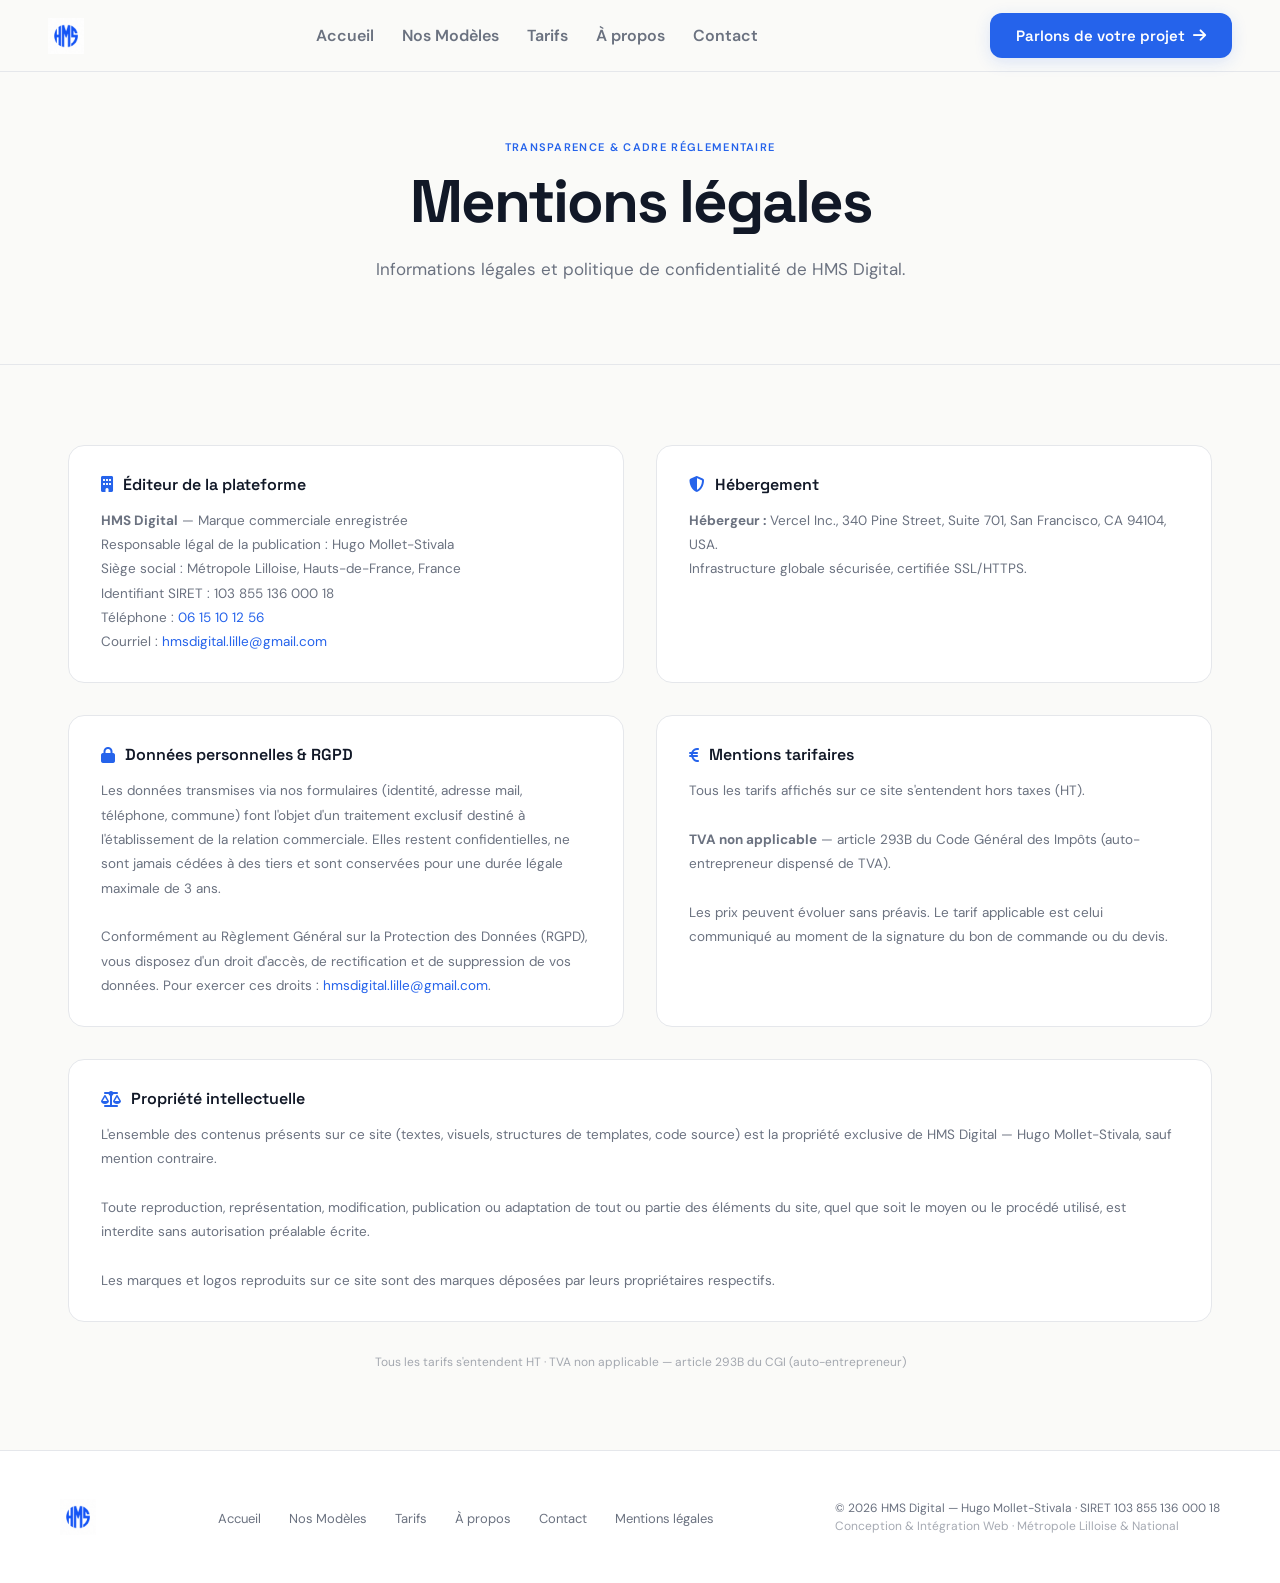
<file: mentions-legales.html>
<!DOCTYPE html>
<html lang="fr">
<head>
<!-- Google tag (gtag.js) -->
<script async src="https://www.googletagmanager.com/gtag/js?id=G-HWPJY3CFZN"></script>
<script>
  window.dataLayer = window.dataLayer || [];
  function gtag(){dataLayer.push(arguments);}
  gtag('js', new Date());

  gtag('config', 'G-HWPJY3CFZN');
</script>
<meta charset="UTF-8">
<meta name="viewport" content="width=device-width, initial-scale=1.0">
<link rel="icon" type="image/x-icon" href="favicon.ico">
<link rel="icon" type="image/png" sizes="16x16" href="favicon-16x16.png">
<link rel="icon" type="image/png" sizes="32x32" href="favicon-32x32.png">
<link rel="apple-touch-icon" sizes="180x180" href="apple-touch-icon.png">
<title>Mentions légales | HMS Digital</title>
<meta name="description" content="Mentions légales et politique de confidentialité de HMS Digital — Hugo Mollet-Stivala, SIRET 103 855 136 000 18.">
<link rel="canonical" href="https://hmsdigital.fr/mentions-legales.html">
<meta name="robots" content="noindex, follow">
<link rel="preconnect" href="https://fonts.googleapis.com">
<link href="https://fonts.googleapis.com/css2?family=Space+Grotesk:wght@300;400;500;600;700&family=DM+Sans:ital,wght@0,300;0,400;0,500;1,300;1,400&display=swap" rel="stylesheet">
<link rel="stylesheet" href="https://cdnjs.cloudflare.com/ajax/libs/font-awesome/6.4.0/css/all.min.css">
<link rel="stylesheet" href="style.css">
</head>
<body>

<nav id="nav-bar">
  <a href="index.html" class="brand"><img src="android-chrome-192x192.png" alt="HMS Digital" class="brand-logo"></a>
  <ul class="nav-links">
    <li><a href="index.html">Accueil</a></li>
    <li><a href="modeles.html">Nos Modèles</a></li>
    <li><a href="tarifs.html">Tarifs</a></li>
    <li><a href="a-propos.html">À propos</a></li>
    <li><a href="contact.html">Contact</a></li>
  </ul>
  <a href="contact.html" class="btn-nav">Parlons de votre projet <i class="fa-solid fa-arrow-right"></i></a>
  <button class="hamburger" id="hamburger" aria-label="Ouvrir le menu" aria-expanded="false">
    <span></span><span></span><span></span>
  </button>
</nav>

<div class="mobile-menu" id="mobile-menu" aria-hidden="true">
  <a href="index.html" class="mobile-menu-link">Accueil</a>
  <a href="modeles.html" class="mobile-menu-link">Nos Modèles</a>
  <a href="tarifs.html" class="mobile-menu-link">Tarifs</a>
  <a href="a-propos.html" class="mobile-menu-link">À propos</a>
  <a href="contact.html" class="mobile-menu-link">Contact</a>
  <a href="contact.html" class="mobile-menu-link mobile-cta">Parlons de votre projet</a>
</div>

<div class="page-hero" style="background: var(--bg); padding-top: 140px;">
  <div class="page-hero-inner">
    <span class="section-label">Transparence &amp; Cadre Réglementaire</span>
    <h1>Mentions légales</h1>
    <p>Informations légales et politique de confidentialité de HMS Digital.</p>
  </div>
</div>

<section class="legal" style="padding-top: 40px;">
  <div class="container">
    <div class="legal-grid reveal">
      <div class="legal-block">
        <h3><i class="fa-solid fa-building"></i> Éditeur de la plateforme</h3>
        <address>
          <strong>HMS Digital</strong> — Marque commerciale enregistrée<br>
          Responsable légal de la publication : Hugo Mollet-Stivala<br>
          Siège social : Métropole Lilloise, Hauts-de-France, France<br>
          Identifiant SIRET : 103 855 136 000 18<br>
          Téléphone : <a href="tel:+33615101256">06 15 10 12 56</a><br>
          Courriel : <a href="mailto:hmsdigital.lille@gmail.com">hmsdigital.lille@gmail.com</a>
        </address>
      </div>
      <div class="legal-block">
        <h3><i class="fa-solid fa-shield-halved"></i> Hébergement</h3>
        <p>
          <strong>Hébergeur :</strong> Vercel Inc., 340 Pine Street, Suite 701, San Francisco, CA 94104, USA.<br>
          Infrastructure globale sécurisée, certifiée SSL/HTTPS.
        </p>
      </div>
      <div class="legal-block">
        <h3><i class="fa-solid fa-lock"></i> Données personnelles &amp; RGPD</h3>
        <p>
          Les données transmises via nos formulaires (identité, adresse mail, téléphone, commune) font l'objet d'un traitement exclusif destiné à l'établissement de la relation commerciale. Elles restent confidentielles, ne sont jamais cédées à des tiers et sont conservées pour une durée légale maximale de 3 ans.<br><br>
          Conformément au Règlement Général sur la Protection des Données (RGPD), vous disposez d'un droit d'accès, de rectification et de suppression de vos données. Pour exercer ces droits : <a href="mailto:hmsdigital.lille@gmail.com">hmsdigital.lille@gmail.com</a>.
        </p>
      </div>
      <div class="legal-block">
        <h3><i class="fa-solid fa-euro-sign"></i> Mentions tarifaires</h3>
        <p>
          Tous les tarifs affichés sur ce site s'entendent hors taxes (HT).<br><br>
          <strong>TVA non applicable</strong> — article 293B du Code Général des Impôts (auto-entrepreneur dispensé de TVA).<br><br>
          Les prix peuvent évoluer sans préavis. Le tarif applicable est celui communiqué au moment de la signature du bon de commande ou du devis.
        </p>
      </div>
      <div class="legal-block" style="grid-column: 1 / -1;">
        <h3><i class="fa-solid fa-scale-balanced"></i> Propriété intellectuelle</h3>
        <p>
          L'ensemble des contenus présents sur ce site (textes, visuels, structures de templates, code source) est la propriété exclusive de HMS Digital — Hugo Mollet-Stivala, sauf mention contraire.<br><br>
          Toute reproduction, représentation, modification, publication ou adaptation de tout ou partie des éléments du site, quel que soit le moyen ou le procédé utilisé, est interdite sans autorisation préalable écrite.<br><br>
          Les marques et logos reproduits sur ce site sont des marques déposées par leurs propriétaires respectifs.
        </p>
      </div>
    </div>
    <p class="legal-note">Tous les tarifs s'entendent HT · TVA non applicable — article 293B du CGI (auto-entrepreneur)</p>
  </div>
</section>

<footer>
  <div class="footer-inner">
    <a href="index.html" class="brand"><img src="android-chrome-192x192.png" alt="HMS Digital" class="brand-logo"></a>
    <ul class="footer-links">
      <li><a href="index.html">Accueil</a></li>
      <li><a href="modeles.html">Nos Modèles</a></li>
      <li><a href="tarifs.html">Tarifs</a></li>
      <li><a href="a-propos.html">À propos</a></li>
      <li><a href="contact.html">Contact</a></li>
      <li><a href="mentions-legales.html">Mentions légales</a></li>
    </ul>
    <div>
      <p class="footer-copy">© 2026 HMS Digital — Hugo Mollet-Stivala · SIRET 103 855 136 000 18</p>
      <p class="footer-sub">Conception &amp; Intégration Web · Métropole Lilloise &amp; National</p>
    </div>
  </div>
</footer>

<script src="main.js"></script>
</body>
</html>
</file>
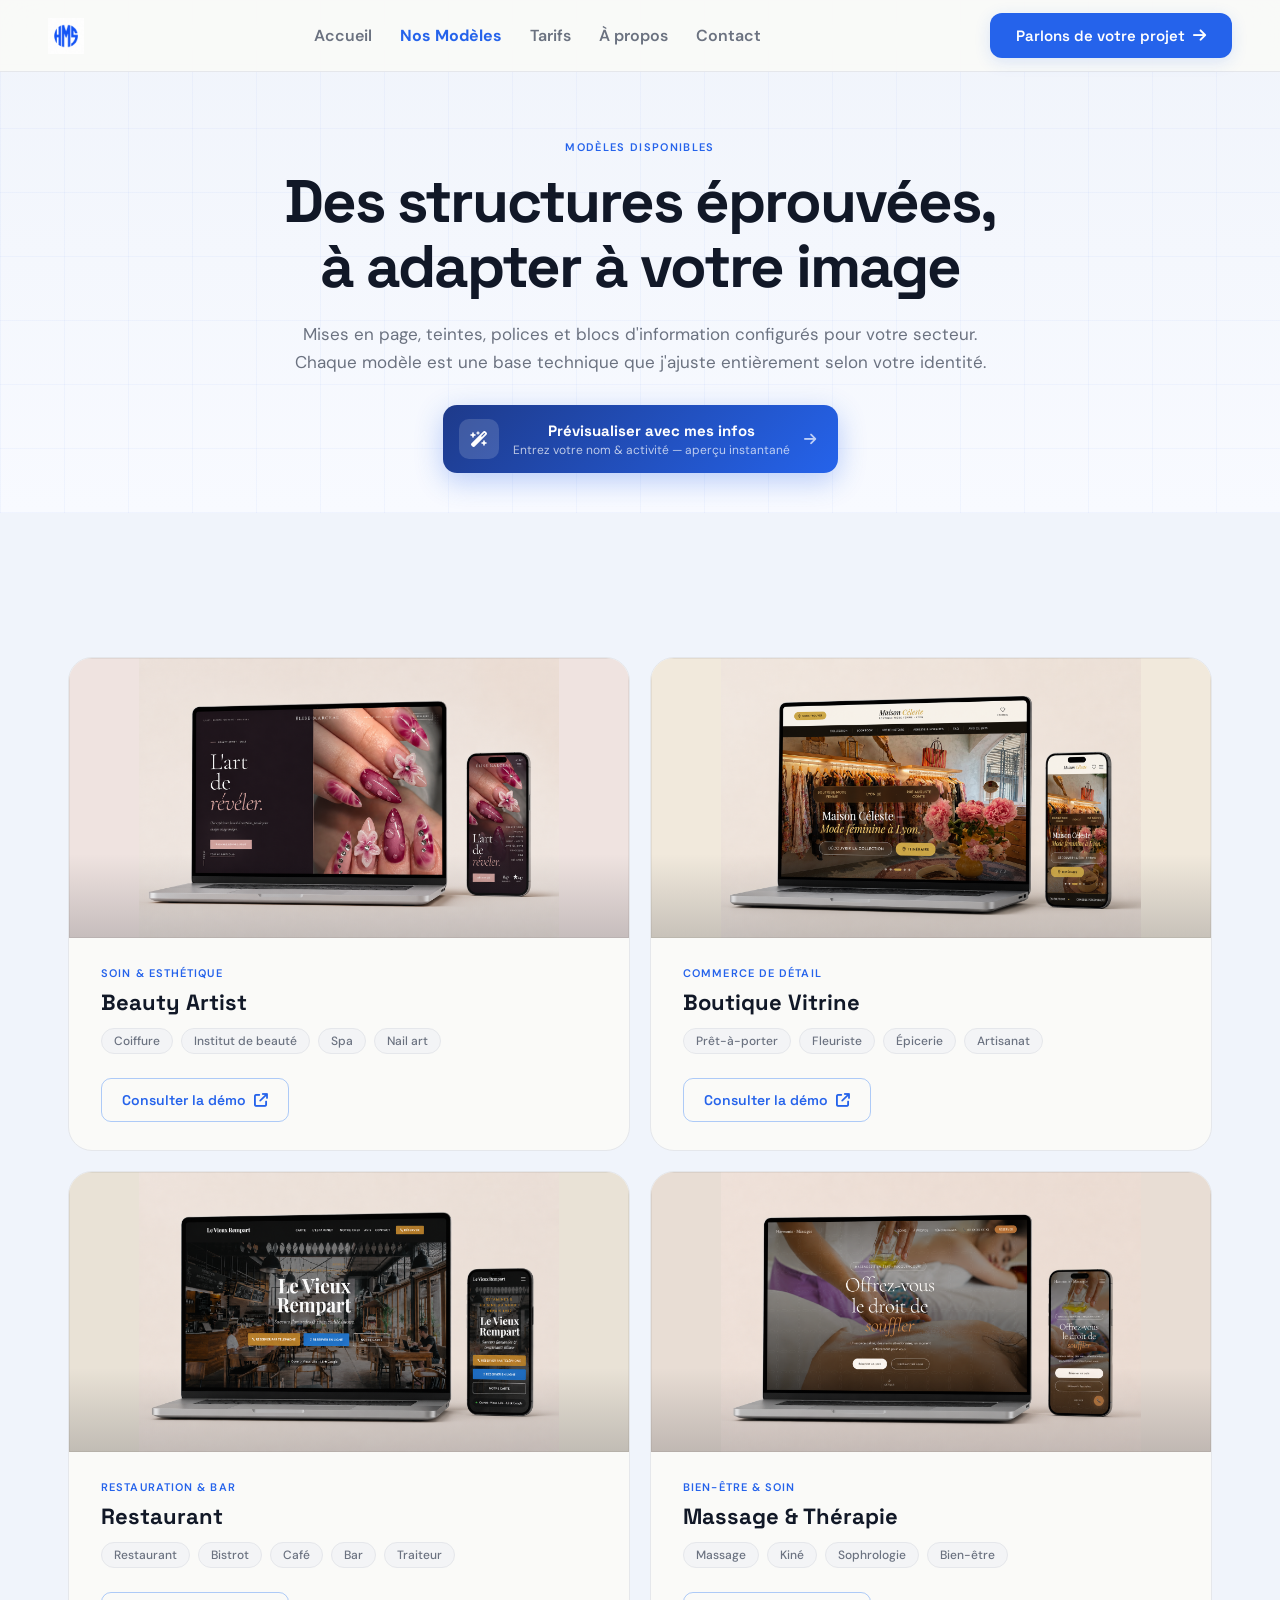
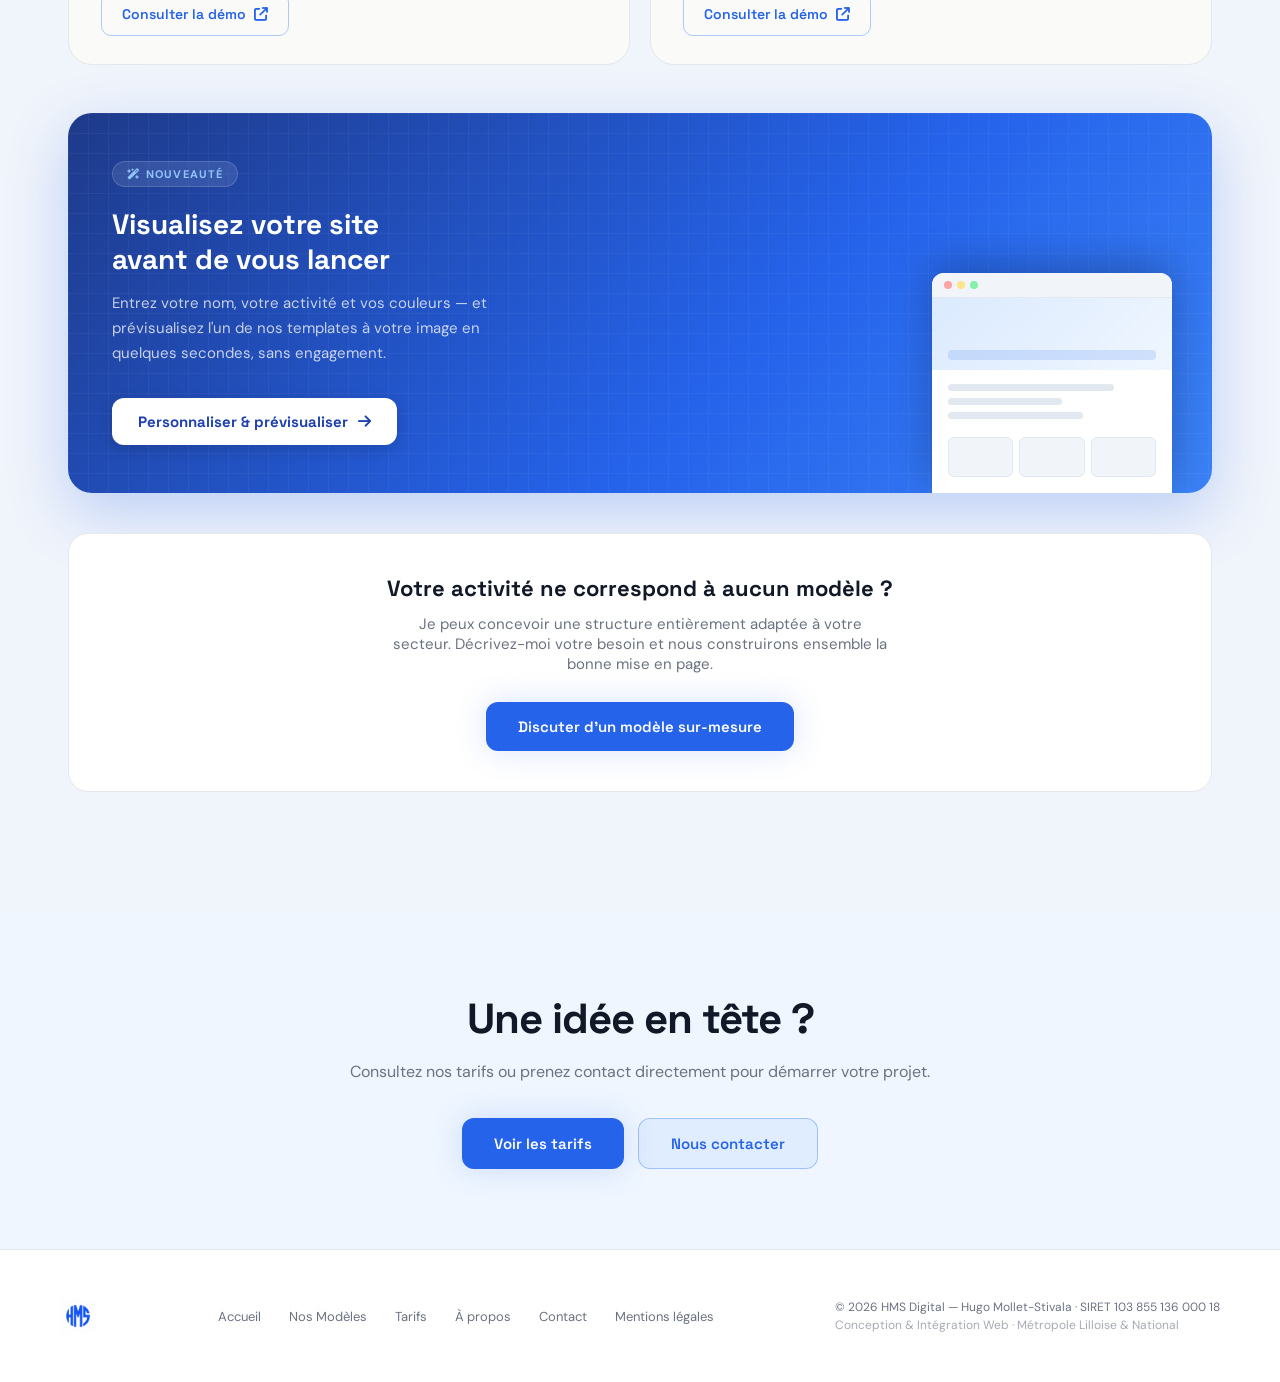
<file: modeles.html>
<!DOCTYPE html>
<html lang="fr">
<head>
<!-- Google tag (gtag.js) -->
<script async src="https://www.googletagmanager.com/gtag/js?id=G-HWPJY3CFZN"></script>
<script>
  window.dataLayer = window.dataLayer || [];
  function gtag(){dataLayer.push(arguments);}
  gtag('js', new Date());
  gtag('config', 'G-HWPJY3CFZN');
</script>
<meta charset="UTF-8">
<meta name="viewport" content="width=device-width, initial-scale=1.0">
<title>Nos Modèles de Site | HMS Digital</title>
<meta name="description" content="Découvrez les modèles de sites web HMS Digital : artisan, beauté, boutique, restaurant. Structures éprouvées, adaptées à votre image et livrées en 7 jours.">
<link rel="canonical" href="https://hmsdigital.fr/modeles.html">
<link rel="preconnect" href="https://fonts.googleapis.com">
<link href="https://fonts.googleapis.com/css2?family=Space+Grotesk:wght@300;400;500;600;700&family=DM+Sans:ital,wght@0,300;0,400;0,500;1,300;1,400&display=swap" rel="stylesheet">
<link rel="stylesheet" href="https://cdnjs.cloudflare.com/ajax/libs/font-awesome/6.4.0/css/all.min.css">
<link rel="stylesheet" href="style.css">
<style>
.templates { padding: 80px 0 120px; background: #F0F4FB; }
.templates-grid { display: grid; grid-template-columns: repeat(4, 1fr); gap: 24px; margin-top: 64px; }
.template-card-large { border-radius: 24px; overflow: hidden; background: var(--bg); border: 1px solid var(--border); transition: all 0.35s cubic-bezier(0.16,1,0.3,1); text-decoration: none; display: flex; flex-direction: column; position: relative; }
.template-card-large:hover { border-color: var(--border-hover); transform: translateY(-8px); box-shadow: 0 24px 60px rgba(37,99,235,0.18); }
.template-desc-long { display: none; }
.template-tags { display: none; }

/* ── Visuel mockup (remplace les icônes) ── */
.template-preview-large {
  height: 280px;
  position: relative;
  overflow: hidden;
}
.tmpl-bg-beauty { background: #EFE3E0; }
.tmpl-bg-boutique { background: #F1E9DC; }
.tmpl-bg-resto { background: #E9E2D6; }
.tmpl-bg-paramedic { background: #E8DDD4; }
.template-preview-large img {
  position: absolute;
  inset: 0;
  width: 100%;
  height: 100%;
  object-fit: contain;
  object-position: center;
  transition: transform 0.6s cubic-bezier(0.16,1,0.3,1);
}
.template-card-large:hover .template-preview-large img {
  transform: scale(1.03);
}
.template-overlay {
  position: absolute;
  inset: 0;
  background: linear-gradient(to bottom, rgba(0,0,0,0) 70%, rgba(10,14,26,0.18) 100%);
  pointer-events: none;
}
.template-preview-large::after {
  content: '';
  position: absolute;
  inset: 0;
  box-shadow: inset 0 0 0 1px rgba(0,0,0,0.06);
  pointer-events: none;
}
.template-zoom-badge {
  position: absolute;
  top: 16px;
  right: 16px;
  width: 38px; height: 38px;
  border-radius: 50%;
  background: rgba(255,255,255,0.92);
  backdrop-filter: blur(6px);
  display: flex; align-items: center; justify-content: center;
  color: var(--accent);
  font-size: 14px;
  opacity: 0;
  transform: scale(0.8);
  transition: all 0.3s ease;
  z-index: 3;
}
.template-card-large:hover .template-zoom-badge {
  opacity: 1;
  transform: scale(1);
}

.template-meta-large { padding: 28px 32px; flex: 1; display: flex; flex-direction: column; }
.template-type { font-size: 11px; font-weight: 600; letter-spacing: 0.1em; text-transform: uppercase; color: var(--accent); margin-bottom: 8px; }
.template-name { font-family: 'Space Grotesk', sans-serif; font-size: 22px; font-weight: 700; color: var(--text); margin-bottom: 12px; }
.template-desc-long { font-size: 14px; color: var(--muted); line-height: 1.7; flex: 1; margin-bottom: 20px; }
.template-tags { display: flex; flex-wrap: wrap; gap: 8px; margin-bottom: 24px; }
.template-tag { font-size: 12px; font-weight: 500; color: var(--muted); background: var(--surface2); border: 1px solid var(--border); border-radius: 999px; padding: 4px 12px; }
.template-link-btn { display: inline-flex; align-items: center; gap: 8px; font-family: 'Space Grotesk', sans-serif; font-size: 14px; font-weight: 600; color: var(--accent); border: 1.5px solid rgba(59,130,246,0.4); border-radius: 10px; padding: 12px 20px; text-decoration: none; transition: all 0.2s; width: fit-content; margin-top: auto; }
.template-link-btn:hover { background: var(--accent-dim); border-color: var(--accent); }
.custom-block { background: var(--surface); border: 1px solid var(--border); border-radius: 20px; padding: 40px; text-align: center; margin-top: 40px; }
.custom-block h3 { font-family: 'Space Grotesk', sans-serif; font-size: 22px; font-weight: 700; color: var(--text); margin-bottom: 12px; }
.custom-block p { font-size: 15px; color: var(--muted); margin-bottom: 28px; max-width: 500px; margin-left: auto; margin-right: auto; }

/* ── Hero CTA Prévisualisation ── */
.hero-preview-cta { margin-top: 28px; }
.hero-preview-btn {
  display: inline-flex;
  align-items: center;
  gap: 14px;
  background: linear-gradient(135deg, #1E3A8A, #2563EB);
  border-radius: 14px;
  padding: 14px 22px 14px 16px;
  text-decoration: none;
  color: #fff;
  box-shadow: 0 8px 28px rgba(37,99,235,0.3);
  transition: all 0.25s ease;
  max-width: 420px;
}
.hero-preview-btn:hover { transform: translateY(-2px); box-shadow: 0 12px 36px rgba(37,99,235,0.4); }
.hero-preview-btn-icon {
  width: 40px; height: 40px;
  background: rgba(255,255,255,0.15);
  border-radius: 10px;
  display: flex; align-items: center; justify-content: center;
  font-size: 16px; flex-shrink: 0;
}
.hero-preview-btn-text { display: flex; flex-direction: column; gap: 2px; flex: 1; }
.hero-preview-btn-text strong { font-family: 'Space Grotesk', sans-serif; font-size: 15px; font-weight: 700; color: #fff; }
.hero-preview-btn-text em { font-style: normal; font-size: 12px; color: rgba(255,255,255,0.7); }
.hero-preview-btn-arrow { font-size: 14px; color: rgba(255,255,255,0.7); transition: transform 0.2s; flex-shrink: 0; }
.hero-preview-btn:hover .hero-preview-btn-arrow { transform: translateX(4px); color: #fff; }
@media (max-width: 768px) { .hero-preview-btn { max-width: 100%; } }

/* ── Bloc CTA Prévisualisation ── */
.preview-cta-block {
  margin-top: 48px;
  border-radius: 24px;
  overflow: hidden;
  display: grid;
  grid-template-columns: 1fr 320px;
  background: linear-gradient(135deg, #1E3A8A 0%, #2563EB 60%, #3B82F6 100%);
  box-shadow: 0 20px 60px rgba(37,99,235,0.25);
  position: relative;
}
.preview-cta-block::before {
  content: '';
  position: absolute;
  inset: 0;
  background-image: linear-gradient(rgba(255,255,255,0.04) 1px, transparent 1px),
                    linear-gradient(90deg, rgba(255,255,255,0.04) 1px, transparent 1px);
  background-size: 20px 20px;
  pointer-events: none;
}
.preview-cta-inner {
  padding: 48px 44px;
  position: relative;
  z-index: 2;
  display: flex;
  flex-direction: column;
  justify-content: center;
}
.preview-cta-badge {
  display: inline-flex;
  align-items: center;
  gap: 6px;
  font-size: 11px;
  font-weight: 700;
  letter-spacing: 0.1em;
  text-transform: uppercase;
  color: #93C5FD;
  background: rgba(255,255,255,0.1);
  border: 1px solid rgba(255,255,255,0.15);
  border-radius: 999px;
  padding: 5px 14px;
  width: fit-content;
  margin-bottom: 20px;
}
.preview-cta-inner h3 {
  font-family: 'Space Grotesk', sans-serif;
  font-size: 28px;
  font-weight: 700;
  color: #fff;
  line-height: 1.25;
  margin-bottom: 14px;
}
.preview-cta-inner p {
  font-size: 15px;
  color: rgba(255,255,255,0.75);
  line-height: 1.65;
  max-width: 420px;
  margin-bottom: 32px;
}
.btn-preview-cta {
  display: inline-flex;
  align-items: center;
  gap: 10px;
  font-family: 'Space Grotesk', sans-serif;
  font-size: 15px;
  font-weight: 700;
  color: #1E40AF;
  background: #fff;
  border-radius: 12px;
  padding: 14px 26px;
  text-decoration: none;
  transition: all 0.2s ease;
  width: fit-content;
  box-shadow: 0 4px 16px rgba(0,0,0,0.15);
}
.btn-preview-cta:hover {
  background: #EFF6FF;
  transform: translateY(-2px);
  box-shadow: 0 8px 24px rgba(0,0,0,0.2);
}
.btn-preview-cta i {
  transition: transform 0.2s;
}
.btn-preview-cta:hover i {
  transform: translateX(4px);
}

/* Illustration écran factice */
.preview-cta-visual {
  display: flex;
  align-items: flex-end;
  justify-content: center;
  padding: 32px 24px 0;
  position: relative;
  z-index: 2;
}
.preview-cta-screen {
  width: 240px;
  background: #fff;
  border-radius: 12px 12px 0 0;
  overflow: hidden;
  box-shadow: 0 -8px 40px rgba(0,0,0,0.25);
}
.pcs-bar {
  background: #F1F5F9;
  padding: 8px 12px;
  display: flex;
  gap: 5px;
  align-items: center;
  border-bottom: 1px solid #E2E8F0;
}
.pcs-bar span {
  width: 8px;
  height: 8px;
  border-radius: 50%;
  background: #CBD5E1;
}
.pcs-bar span:first-child { background: #FCA5A5; }
.pcs-bar span:nth-child(2) { background: #FDE68A; }
.pcs-bar span:nth-child(3) { background: #86EFAC; }
.pcs-hero {
  height: 72px;
  background: linear-gradient(135deg, #DBEAFE, #EFF6FF);
  position: relative;
}
.pcs-hero::after {
  content: '';
  position: absolute;
  bottom: 10px;
  left: 16px;
  right: 16px;
  height: 10px;
  background: rgba(37,99,235,0.15);
  border-radius: 4px;
}
.pcs-lines {
  padding: 14px 16px 8px;
  display: flex;
  flex-direction: column;
  gap: 7px;
}
.pcs-line {
  height: 7px;
  background: #E2E8F0;
  border-radius: 4px;
}
.pcs-line.w80 { width: 80%; }
.pcs-line.w55 { width: 55%; }
.pcs-line.w65 { width: 65%; }
.pcs-cards {
  display: grid;
  grid-template-columns: repeat(3, 1fr);
  gap: 6px;
  padding: 10px 16px 16px;
}
.pcs-card {
  height: 40px;
  background: #F1F5F9;
  border-radius: 6px;
  border: 1px solid #E2E8F0;
}

/* Responsive */
@media (max-width: 900px) {
  .preview-cta-block { grid-template-columns: 1fr; }
  .preview-cta-visual { display: none; }
  .preview-cta-inner { padding: 36px 28px; }
  .preview-cta-inner h3 { font-size: 22px; }
}
@media (max-width: 1280px) {
  .templates-grid { grid-template-columns: repeat(2, 1fr); gap: 20px; }
}
@media (max-width: 1024px) {
  .templates-grid { grid-template-columns: repeat(2, 1fr); gap: 16px; }
}
@media (max-width: 768px) {
  .templates-grid { grid-template-columns: 1fr; gap: 18px; margin-top: 24px; }
  .template-preview-large { height: 220px; }
  .custom-block { padding: 24px 20px; }
  .preview-cta-inner { padding: 28px 20px; }
  .preview-cta-inner h3 { font-size: 19px; }
  .preview-cta-inner p { font-size: 14px; }
  .btn-preview-cta { font-size: 14px; padding: 12px 20px; }
}
</style>
</head>
<body>

<nav id="nav-bar">
  <a href="index.html" class="brand"><img src="android-chrome-192x192.png" alt="HMS Digital" class="brand-logo"></a>
  <ul class="nav-links">
    <li><a href="index.html">Accueil</a></li>
    <li><a href="modeles.html" class="active">Nos Modèles</a></li>
    <li><a href="tarifs.html">Tarifs</a></li>
    <li><a href="a-propos.html">À propos</a></li>
    <li><a href="contact.html">Contact</a></li>
  </ul>
  <a href="contact.html" class="btn-nav">Parlons de votre projet <i class="fa-solid fa-arrow-right"></i></a>
  <button class="hamburger" id="hamburger" aria-label="Ouvrir le menu" aria-expanded="false">
    <span></span><span></span><span></span>
  </button>
</nav>

<div class="mobile-menu" id="mobile-menu" aria-hidden="true">
  <a href="index.html" class="mobile-menu-link">Accueil</a>
  <a href="modeles.html" class="mobile-menu-link">Nos Modèles</a>
  <a href="tarifs.html" class="mobile-menu-link">Tarifs</a>
  <a href="a-propos.html" class="mobile-menu-link">À propos</a>
  <a href="contact.html" class="mobile-menu-link">Contact</a>
  <a href="contact.html" class="mobile-menu-link mobile-cta">Parlons de votre projet</a>
</div>

<div class="page-hero" style="background: linear-gradient(to bottom, #F0F4FB, #F8FAFF); padding-top: 140px; padding-bottom: 40px;">
  <style>@media(max-width:768px){.page-hero{padding-top:100px !important;padding-bottom:20px !important;}.page-hero h1{font-size:28px !important;margin-bottom:10px !important;}.page-hero p{font-size:14px !important;}}</style>
  <div class="grid-bg"></div>
  <div class="page-hero-inner">
    <span class="section-label">Modèles disponibles</span>
    <h1>Des structures éprouvées,<br>à adapter à votre image</h1>
    <p>Mises en page, teintes, polices et blocs d'information configurés pour votre secteur. Chaque modèle est une base technique que j'ajuste entièrement selon votre identité.</p>
    <div class="hero-preview-cta">
      <a href="previsualisation.html" class="hero-preview-btn">
        <span class="hero-preview-btn-icon"><i class="fa-solid fa-wand-magic-sparkles"></i></span>
        <span class="hero-preview-btn-text">
          <strong>Prévisualiser avec mes infos</strong>
          <em>Entrez votre nom &amp; activité — aperçu instantané</em>
        </span>
        <i class="fa-solid fa-arrow-right hero-preview-btn-arrow"></i>
      </a>
    </div>
  </div>
</div>

<section class="templates">
  <div class="container">
    <div class="templates-grid">

      <a href="https://hugomolletstivala.github.io/templateBeautyArtist/" target="_blank" rel="noopener noreferrer" class="template-card-large reveal reveal-delay-1">
        <div class="template-preview-large tmpl-bg-beauty">
          <img src="Mockup_beautyartist.png" alt="Aperçu du modèle Beauty Artist" loading="lazy">
          <div class="template-overlay"></div>
          <span class="template-zoom-badge"><i class="fa-solid fa-arrow-up-right-from-square"></i></span>
        </div>
        <div class="template-meta-large">
          <p class="template-type">Soin &amp; Esthétique</p>
          <h2 class="template-name">Beauty Artist</h2>
          <p class="template-desc-long">Un style épuré et premium axé sur le visuel, idéal pour les instituts de beauté, salons de coiffure, esthéticiennes et spas. La galerie et la section prestations sont au cœur de la mise en page pour valoriser votre savoir-faire.</p>
          <div class="template-tags">
            <span class="template-tag">Coiffure</span>
            <span class="template-tag">Institut de beauté</span>
            <span class="template-tag">Spa</span>
            <span class="template-tag">Nail art</span>
          </div>
          <span class="template-link-btn">Consulter la démo <i class="fa-solid fa-arrow-up-right-from-square"></i></span>
        </div>
      </a>

      <a href="https://hugomolletstivala.github.io/TemplateBoutique/" target="_blank" rel="noopener noreferrer" class="template-card-large reveal reveal-delay-2">
        <div class="template-preview-large tmpl-bg-boutique">
          <img src="Mockup-boutique.png" alt="Aperçu du modèle Boutique Vitrine" loading="lazy">
          <div class="template-overlay"></div>
          <span class="template-zoom-badge"><i class="fa-solid fa-arrow-up-right-from-square"></i></span>
        </div>
        <div class="template-meta-large">
          <p class="template-type">Commerce de détail</p>
          <h2 class="template-name">Boutique Vitrine</h2>
          <p class="template-desc-long">Une vitrine digitale élégante pour valoriser vos produits. Idéale pour les commerces de prêt-à-porter, fleuristes, épiceries fines ou tout commerce local. Les produits phares et l'ambiance de votre boutique sont mis en lumière.</p>
          <div class="template-tags">
            <span class="template-tag">Prêt-à-porter</span>
            <span class="template-tag">Fleuriste</span>
            <span class="template-tag">Épicerie</span>
            <span class="template-tag">Artisanat</span>
          </div>
          <span class="template-link-btn">Consulter la démo <i class="fa-solid fa-arrow-up-right-from-square"></i></span>
        </div>
      </a>

      <a href="https://hugomolletstivala.github.io/TemplateRestaurant/" target="_blank" rel="noopener noreferrer" class="template-card-large reveal reveal-delay-1">
        <div class="template-preview-large tmpl-bg-resto">
          <img src="Mockup_resto.png" alt="Aperçu du modèle Restaurant" loading="lazy">
          <div class="template-overlay"></div>
          <span class="template-zoom-badge"><i class="fa-solid fa-arrow-up-right-from-square"></i></span>
        </div>
        <div class="template-meta-large">
          <p class="template-type">Restauration &amp; Bar</p>
          <h2 class="template-name">Restaurant</h2>
          <p class="template-desc-long">Mettez en avant votre carte, vos horaires et facilitez les réservations en ligne. Parfait pour les restaurants, bistrots, cafés et bars. La section menu et les photos de plats occupent une place centrale pour donner envie aux visiteurs.</p>
          <div class="template-tags">
            <span class="template-tag">Restaurant</span>
            <span class="template-tag">Bistrot</span>
            <span class="template-tag">Café</span>
            <span class="template-tag">Bar</span>
            <span class="template-tag">Traiteur</span>
          </div>
          <span class="template-link-btn">Consulter la démo <i class="fa-solid fa-arrow-up-right-from-square"></i></span>
        </div>
      </a>

      <a href="https://hugomolletstivala.github.io/TemplateParamedic/" target="_blank" rel="noopener noreferrer" class="template-card-large reveal reveal-delay-2">
        <div class="template-preview-large tmpl-bg-paramedic">
          <img src="mockup_paramedic.png" alt="Aperçu du modèle Bien-être & Massage" loading="lazy">
          <div class="template-overlay"></div>
          <span class="template-zoom-badge"><i class="fa-solid fa-arrow-up-right-from-square"></i></span>
        </div>
        <div class="template-meta-large">
          <p class="template-type">Bien-être &amp; Soin</p>
          <h2 class="template-name">Massage &amp; Thérapie</h2>
          <p class="template-desc-long">Un template chaleureux et apaisant pour les praticiens du bien-être. Idéal pour les massothérapeutes, kinésithérapeutes, sophrologues et thérapeutes. La réservation en ligne et les soins proposés sont mis au premier plan.</p>
          <div class="template-tags">
            <span class="template-tag">Massage</span>
            <span class="template-tag">Kiné</span>
            <span class="template-tag">Sophrologie</span>
            <span class="template-tag">Bien-être</span>
          </div>
          <span class="template-link-btn">Consulter la démo <i class="fa-solid fa-arrow-up-right-from-square"></i></span>
        </div>
      </a>

    </div>

    <!-- CTA Prévisualisation personnalisée -->
    <div class="preview-cta-block reveal">
      <div class="preview-cta-inner">
        <div class="preview-cta-badge"><i class="fa-solid fa-wand-magic-sparkles"></i> Nouveauté</div>
        <h3>Visualisez votre site<br>avant de vous lancer</h3>
        <p>Entrez votre nom, votre activité et vos couleurs — et prévisualisez l'un de nos templates à votre image en quelques secondes, sans engagement.</p>
        <a href="previsualisation.html" class="btn-preview-cta">
          <span>Personnaliser &amp; prévisualiser</span>
          <i class="fa-solid fa-arrow-right"></i>
        </a>
      </div>
      <div class="preview-cta-visual" aria-hidden="true">
        <div class="preview-cta-screen">
          <div class="pcs-bar"><span></span><span></span><span></span></div>
          <div class="pcs-hero"></div>
          <div class="pcs-lines">
            <div class="pcs-line w80"></div>
            <div class="pcs-line w55"></div>
            <div class="pcs-line w65"></div>
          </div>
          <div class="pcs-cards">
            <div class="pcs-card"></div>
            <div class="pcs-card"></div>
            <div class="pcs-card"></div>
          </div>
        </div>
      </div>
    </div>

    <div class="custom-block reveal">
      <h3>Votre activité ne correspond à aucun modèle ?</h3>
      <p>Je peux concevoir une structure entièrement adaptée à votre secteur. Décrivez-moi votre besoin et nous construirons ensemble la bonne mise en page.</p>
      <a href="contact.html" class="btn-primary">Discuter d'un modèle sur-mesure</a>
    </div>
  </div>
</section>

<section class="cta-section" style="padding: 80px 0;">
  <div class="container">
    <h2>Une idée en tête ?</h2>
    <p>Consultez nos tarifs ou prenez contact directement pour démarrer votre projet.</p>
    <div class="cta-btns">
      <a href="tarifs.html" class="btn-primary">Voir les tarifs</a>
      <a href="contact.html" class="btn-ghost">Nous contacter</a>
    </div>
  </div>
</section>

<footer>
  <div class="footer-inner">
    <a href="index.html" class="brand"><img src="android-chrome-192x192.png" alt="HMS Digital" class="brand-logo"></a>
    <ul class="footer-links">
      <li><a href="index.html">Accueil</a></li>
      <li><a href="modeles.html">Nos Modèles</a></li>
      <li><a href="tarifs.html">Tarifs</a></li>
      <li><a href="a-propos.html">À propos</a></li>
      <li><a href="contact.html">Contact</a></li>
      <li><a href="mentions-legales.html">Mentions légales</a></li>
    </ul>
    <div>
      <p class="footer-copy">© 2026 HMS Digital — Hugo Mollet-Stivala · SIRET 103 855 136 000 18</p>
      <p class="footer-sub">Conception &amp; Intégration Web · Métropole Lilloise &amp; National</p>
    </div>
  </div>
</footer>

<script src="main.js"></script>
</body>
</html>
</file>
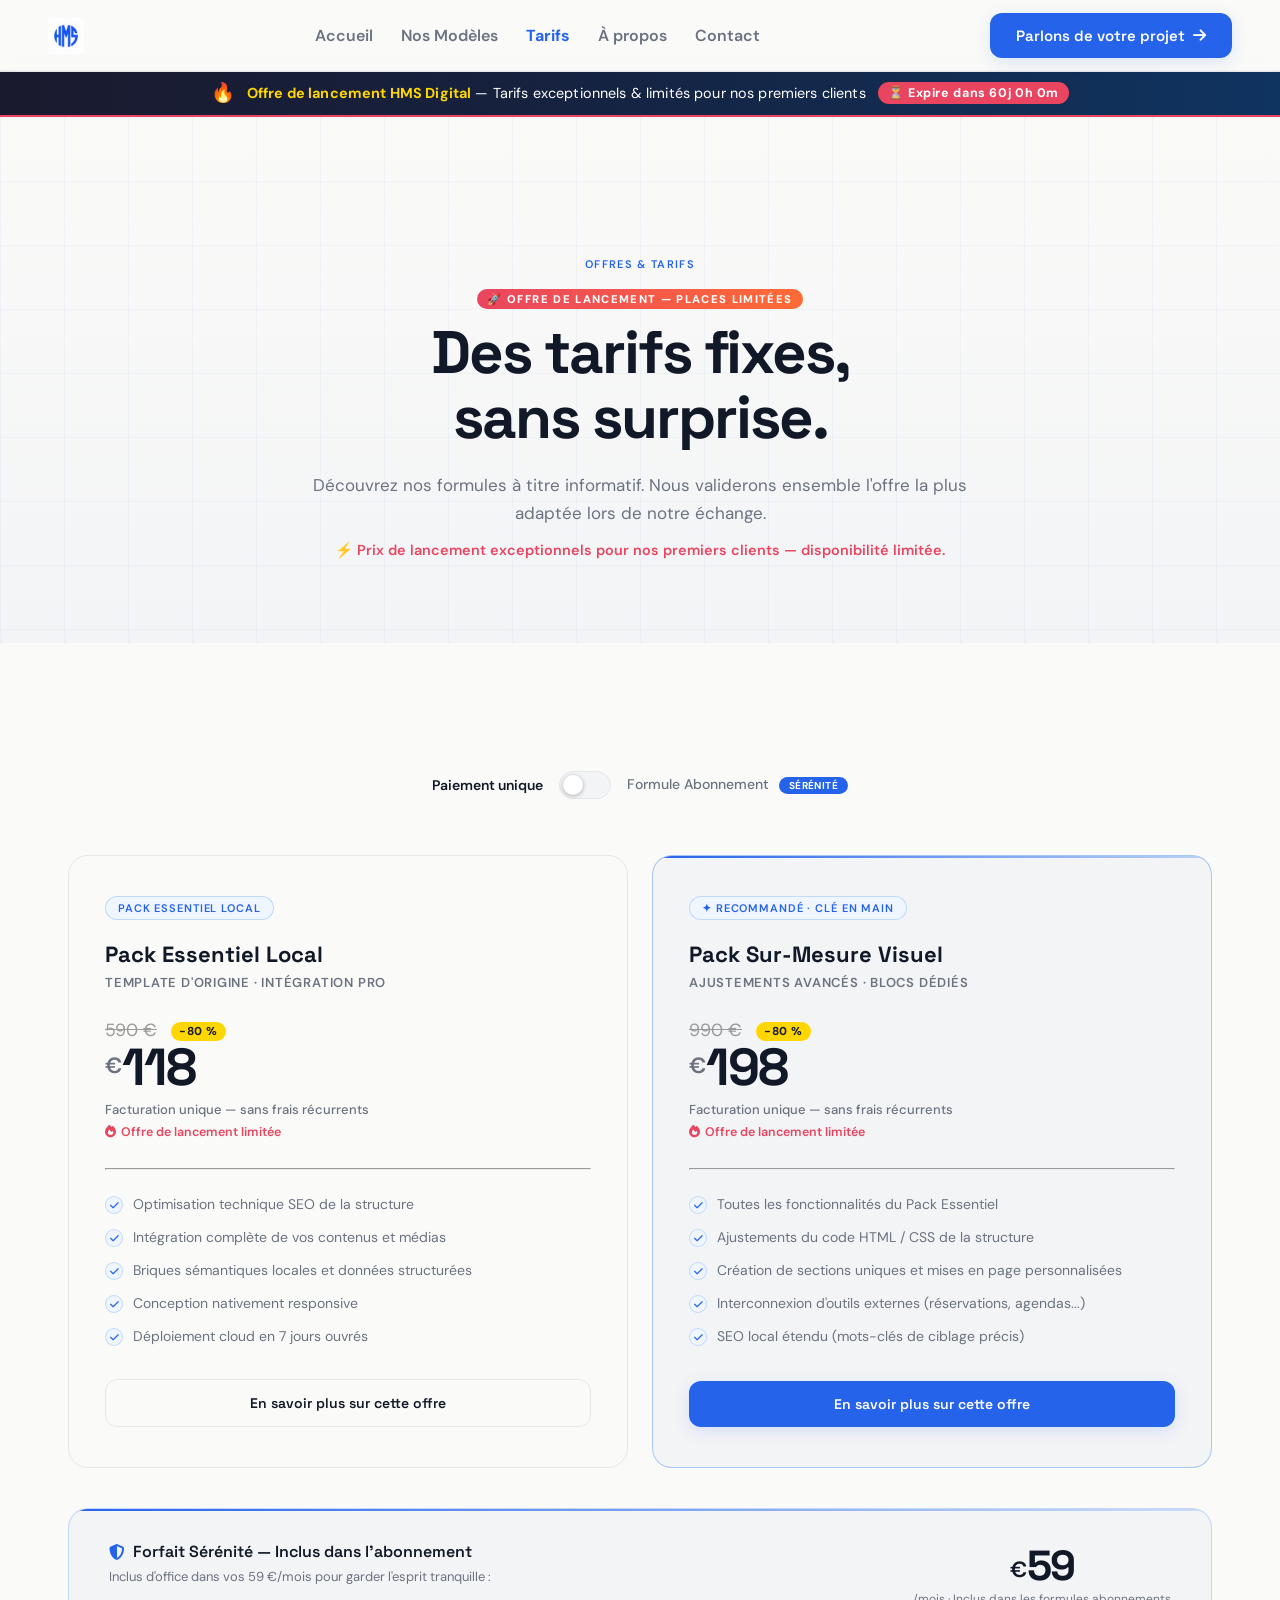
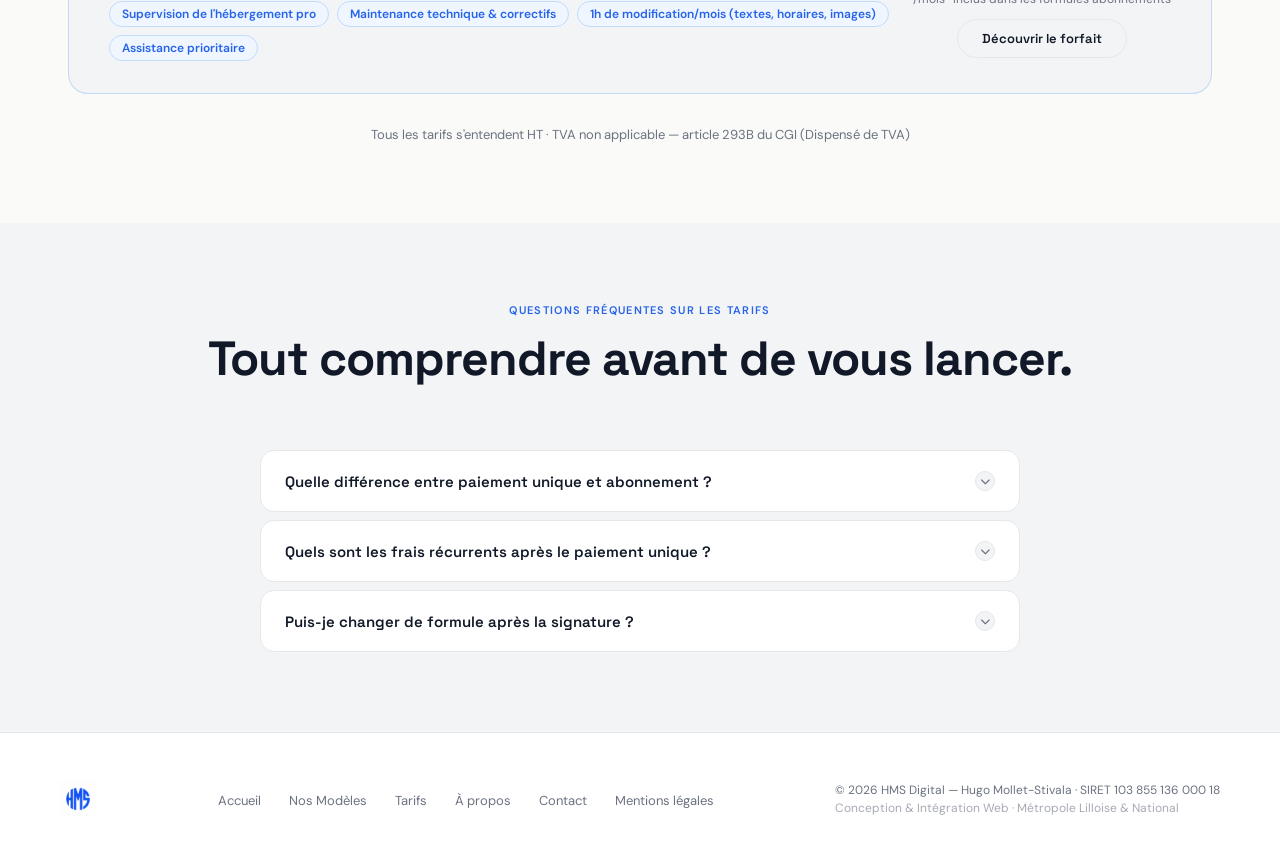
<file: tarifs.html>
<!DOCTYPE html>
<html lang="fr">
<head>
<meta charset="UTF-8">
<meta name="viewport" content="width=device-width, initial-scale=1.0">
<link rel="icon" type="image/x-icon" href="favicon.ico">
<link rel="icon" type="image/png" sizes="16x16" href="favicon-16x16.png">
<link rel="icon" type="image/png" sizes="32x32" href="favicon-32x32.png">
<link rel="apple-touch-icon" sizes="180x180" href="apple-touch-icon.png">
<title>Tarifs | HMS Digital – Création de site web Lille</title>
<meta name="description" content="Tarifs fixes et transparents pour la création de votre site web avec HMS Digital. Pack Essentiel Local dès 590 € ou formule abonnement dès 59 €/mois.">
<link rel="canonical" href="https://hmsdigital.fr/tarifs.html">
<link rel="preconnect" href="https://fonts.googleapis.com">
<link href="https://fonts.googleapis.com/css2?family=Space+Grotesk:wght@300;400;500;600;700&family=DM+Sans:ital,wght@0,300;0,400;0,500;1,300;1,400&display=swap" rel="stylesheet">
<link rel="stylesheet" href="https://cdnjs.cloudflare.com/ajax/libs/font-awesome/6.4.0/css/all.min.css">
<link rel="stylesheet" href="style.css">
</head>
<body>

<nav id="nav-bar">
  <a href="index.html" class="brand"><img src="android-chrome-192x192.png" alt="HMS Digital" class="brand-logo"></a>
  <ul class="nav-links">
    <li><a href="index.html">Accueil</a></li>
    <li><a href="modeles.html">Nos Modèles</a></li>
    <li><a href="tarifs.html" class="active">Tarifs</a></li>
    <li><a href="a-propos.html">À propos</a></li>
    <li><a href="contact.html">Contact</a></li>
  </ul>
  <a href="contact.html" class="btn-nav">Parlons de votre projet <i class="fa-solid fa-arrow-right"></i></a>
  <button class="hamburger" id="hamburger" aria-label="Ouvrir le menu" aria-expanded="false">
    <span></span><span></span><span></span>
  </button>
</nav>

<div class="mobile-menu" id="mobile-menu" aria-hidden="true">
  <a href="index.html" class="mobile-menu-link">Accueil</a>
  <a href="modeles.html" class="mobile-menu-link">Nos Modèles</a>
  <a href="tarifs.html" class="mobile-menu-link">Tarifs</a>
  <a href="a-propos.html" class="mobile-menu-link">À propos</a>
  <a href="contact.html" class="mobile-menu-link">Contact</a>
  <a href="contact.html" class="mobile-menu-link mobile-cta">Parlons de votre projet</a>
</div>

<!-- BANNIÈRE LANCEMENT -->
<div class="promo-banner" id="promo-banner">
  <div class="promo-banner-inner">
    <span class="promo-fire">🔥</span>
    <span class="promo-text"><strong>Offre de lancement HMS Digital</strong> — Tarifs exceptionnels &amp; limités pour nos premiers clients</span>
    <span class="promo-countdown" id="promo-countdown">⏳ Offre limitée</span>
    <button class="promo-close" id="promo-close" aria-label="Fermer">×</button>
  </div>
</div>

<style>
/* ===== PROMO BANNER ===== */
.promo-banner {
  background: linear-gradient(90deg, #1a1a2e 0%, #16213e 40%, #0f3460 100%);
  color: #fff;
  padding: 10px 20px;
  position: static;
  margin-top: 70px;
  border-bottom: 2px solid #e94560;
  animation: promoPulse 3s ease-in-out infinite;
}
@keyframes promoPulse {
  0%, 100% { border-bottom-color: #e94560; }
  50% { border-bottom-color: #ff6b35; }
}
.promo-banner-inner {
  max-width: 1100px;
  margin: 0 auto;
  display: flex;
  align-items: center;
  justify-content: center;
  gap: 12px;
  flex-wrap: wrap;
}
.promo-fire { font-size: 1.2rem; }
.promo-text { font-size: 0.9rem; letter-spacing: 0.01em; }
.promo-text strong { color: #ffd700; }
.promo-countdown {
  background: #e94560;
  color: #fff;
  padding: 3px 10px;
  border-radius: 20px;
  font-size: 0.78rem;
  font-weight: 700;
  letter-spacing: 0.05em;
  animation: countdownBlink 2s ease-in-out infinite;
}
@keyframes countdownBlink {
  0%, 100% { opacity: 1; }
  50% { opacity: 0.7; }
}
.promo-close {
  background: none;
  border: none;
  color: rgba(255,255,255,0.6);
  font-size: 1.3rem;
  cursor: pointer;
  line-height: 1;
  padding: 0 4px;
  position: absolute;
  right: 16px;
  top: 50%;
  transform: translateY(-50%);
}
.promo-close:hover { color: #fff; }

/* ===== PROMO CARDS ===== */
.promo-label-launch {
  display: inline-block;
  background: linear-gradient(90deg, #e94560, #ff6b35);
  color: #fff !important;
  font-size: 0.7rem !important;
  font-weight: 800 !important;
  letter-spacing: 0.12em;
  text-transform: uppercase;
  padding: 3px 10px;
  border-radius: 20px;
  margin-bottom: 6px;
}
.price-old {
  text-decoration: line-through;
  color: #999;
  font-size: 1.1rem;
  margin-right: 6px;
}
.price-save {
  display: inline-block;
  background: #ffd700;
  color: #1a1a2e;
  font-size: 0.72rem;
  font-weight: 800;
  padding: 2px 8px;
  border-radius: 20px;
  margin-left: 8px;
  vertical-align: middle;
  letter-spacing: 0.05em;
}
.promo-urgency {
  font-size: 0.78rem;
  color: #e94560;
  font-weight: 600;
  margin-top: 6px;
  display: flex;
  align-items: center;
  gap: 5px;
}
</style>

<div class="page-hero" style="background: linear-gradient(to bottom, #FAFAF8, #F3F4F6); padding-top: 140px;">
  <div class="grid-bg"></div>
  <div class="page-hero-inner">
    <span class="section-label">Offres &amp; Tarifs</span>
    <div class="promo-label-launch" style="margin-bottom:12px;">🚀 Offre de lancement — Places limitées</div>
    <h1>Des tarifs fixes,<br>sans surprise.</h1>
    <p>Découvrez nos formules à titre informatif. Nous validerons ensemble l'offre la plus adaptée lors de notre échange.</p>
    <p style="margin-top:10px; font-size:0.9rem; color:#e94560; font-weight:600;">⚡ Prix de lancement exceptionnels pour nos premiers clients — disponibilité limitée.</p>
  </div>
</div>

<section class="pricing">
  <div class="container">

    <div class="pricing-toggle reveal" role="group" aria-label="Choisir le mode de paiement">
      <span class="toggle-label active" id="lbl-oneshot">Paiement unique</span>
      <div class="toggle-switch" id="tarif-toggle" role="switch" aria-checked="false" tabindex="0" aria-label="Basculer vers abonnement">
        <div class="toggle-knob"></div>
      </div>
      <span class="toggle-label" id="lbl-abo">Formule Abonnement <span class="recommended-pill">SÉRÉNITÉ</span></span>
    </div>

    <div class="pricing-panels-container reveal">

      <div id="panel-oneshot" class="pricing-cards active-panel">
        <div class="price-card">
          <span class="price-badge">Pack Essentiel Local</span>
          <h2 class="price-name">Pack Essentiel Local</h2>
          <p class="price-desc">Template d'origine · Intégration pro</p>
          <div class="price-amount">
            <div><span class="price-old">590 €</span><span class="price-save">−80 %</span></div>
            <span class="price-currency">€</span><span class="price-number">118</span>
            <p class="price-note">Facturation unique — sans frais récurrents</p>
            <p class="promo-urgency"><i class="fa-solid fa-fire"></i> Offre de lancement limitée</p>
          </div>
          <hr class="price-divider">
          <ul class="price-features">
            <li><span class="li-check"><i class="fa-solid fa-check"></i></span>Optimisation technique SEO de la structure</li>
            <li><span class="li-check"><i class="fa-solid fa-check"></i></span>Intégration complète de vos contenus et médias</li>
            <li><span class="li-check"><i class="fa-solid fa-check"></i></span>Briques sémantiques locales et données structurées</li>
            <li><span class="li-check"><i class="fa-solid fa-check"></i></span>Conception nativement responsive</li>
            <li><span class="li-check"><i class="fa-solid fa-check"></i></span>Déploiement cloud en 7 jours ouvrés</li>
          </ul>
          <a href="contact.html" class="price-cta ghost">En savoir plus sur cette offre</a>
        </div>

        <div class="price-card featured">
          <span class="price-badge">✦ Recommandé · Clé en main</span>
          <h2 class="price-name">Pack Sur-Mesure Visuel</h2>
          <p class="price-desc">Ajustements avancés · Blocs dédiés</p>
          <div class="price-amount">
            <div><span class="price-old">990 €</span><span class="price-save">−80 %</span></div>
            <span class="price-currency">€</span><span class="price-number">198</span>
            <p class="price-note">Facturation unique — sans frais récurrents</p>
            <p class="promo-urgency"><i class="fa-solid fa-fire"></i> Offre de lancement limitée</p>
          </div>
          <hr class="price-divider">
          <ul class="price-features">
            <li><span class="li-check"><i class="fa-solid fa-check"></i></span>Toutes les fonctionnalités du Pack Essentiel</li>
            <li><span class="li-check"><i class="fa-solid fa-check"></i></span>Ajustements du code HTML / CSS de la structure</li>
            <li><span class="li-check"><i class="fa-solid fa-check"></i></span>Création de sections uniques et mises en page personnalisées</li>
            <li><span class="li-check"><i class="fa-solid fa-check"></i></span>Interconnexion d'outils externes (réservations, agendas...)</li>
            <li><span class="li-check"><i class="fa-solid fa-check"></i></span>SEO local étendu (mots-clés de ciblage précis)</li>
          </ul>
          <a href="contact.html" class="price-cta primary">En savoir plus sur cette offre</a>
        </div>
      </div>

      <div id="panel-abo" class="pricing-cards">
        <div class="price-card">
          <span class="price-badge">Pack Essentiel Local</span>
          <h2 class="price-name">Pack Essentiel Local</h2>
          <p class="price-desc">Template d'origine · Modifications incluses</p>
          <div class="price-amount">
            <div><span class="price-old">390 €</span><span class="price-save">−80 %</span></div>
            <span class="price-currency">€</span><span class="price-number">78</span>
            <p class="price-note">À la commande · puis <strong>59 €/mois</strong> (engagement 12 mois)</p>
            <p class="promo-urgency"><i class="fa-solid fa-fire"></i> Offre de lancement limitée</p>
          </div>
          <hr class="price-divider">
          <ul class="price-features">
            <li><span class="li-check"><i class="fa-solid fa-check"></i></span>Structure optimisée SEO &amp; Données structurées</li>
            <li><span class="li-check"><i class="fa-solid fa-check"></i></span>Intégration de vos chartes graphiques et textes</li>
            <li><span class="li-check"><i class="fa-solid fa-check"></i></span>Livraison rapide sous 7 jours sur Vercel</li>
            <li><span class="li-check"><i class="fa-solid fa-check"></i></span><strong>Forfait Sérénité Inclus</strong> (Hébergement &amp; Maintenance)</li>
            <li><span class="li-check"><i class="fa-solid fa-check"></i></span><strong>1h de modifications incluse chaque mois</strong></li>
          </ul>
          <a href="contact.html" class="price-cta ghost">En savoir plus sur cette offre</a>
        </div>

        <div class="price-card featured">
          <span class="price-badge">✦ Confort optimal</span>
          <h2 class="price-name">Pack Sur-Mesure Visuel</h2>
          <p class="price-desc">Modifications de structure · Suivi complet</p>
          <div class="price-amount">
            <div><span class="price-old">690 €</span><span class="price-save">−80 %</span></div>
            <span class="price-currency">€</span><span class="price-number">138</span>
            <p class="price-note">À la commande · puis <strong>59 €/mois</strong> (engagement 12 mois)</p>
            <p class="promo-urgency"><i class="fa-solid fa-fire"></i> Offre de lancement limitée</p>
          </div>
          <hr class="price-divider">
          <ul class="price-features">
            <li><span class="li-check"><i class="fa-solid fa-check"></i></span>Toutes les options du Pack Essentiel incluses</li>
            <li><span class="li-check"><i class="fa-solid fa-check"></i></span>Refonte et agencements spécifiques des blocs de code</li>
            <li><span class="li-check"><i class="fa-solid fa-check"></i></span>Intégration avancée de vos outils tiers professionnels</li>
            <li><span class="li-check"><i class="fa-solid fa-check"></i></span><strong>Forfait Sérénité Inclus</strong> (Hébergement &amp; Maintenance)</li>
            <li><span class="li-check"><i class="fa-solid fa-check"></i></span><strong>1h de modifications incluse chaque mois</strong></li>
          </ul>
          <a href="contact.html" class="price-cta primary">En savoir plus sur cette offre</a>
        </div>
      </div>
    </div>

    <div class="serenite-card reveal">
      <div>
        <p class="serenite-title"><i class="fa-solid fa-shield-halved"></i> Forfait Sérénité — Inclus dans l'abonnement</p>
        <p class="serenite-desc">Inclus d'office dans vos 59 €/mois pour garder l'esprit tranquille :</p>
        <div class="serenite-pills">
          <span class="serenite-pill">Supervision de l'hébergement pro</span>
          <span class="serenite-pill">Maintenance technique &amp; correctifs</span>
          <span class="serenite-pill">1h de modification/mois (textes, horaires, images)</span>
          <span class="serenite-pill">Assistance prioritaire</span>
        </div>
      </div>
      <div class="serenite-price">
        <span class="price-currency" style="color:var(--text);">€</span><span class="price-number" style="color:var(--text);">59</span>
        <p>/mois · Inclus dans les formules abonnements</p>
        <a href="contact.html">Découvrir le forfait</a>
      </div>
    </div>

    <p class="pricing-note reveal">
      Tous les tarifs s'entendent HT · TVA non applicable — article 293B du CGI (Dispensé de TVA)
    </p>
  </div>
</section>

<section class="faq">
  <div class="container">
    <div class="reveal" style="text-align:center;">
      <span class="section-label">Questions fréquentes sur les tarifs</span>
      <h2 class="section-title">Tout comprendre avant de vous lancer.</h2>
    </div>
    <div class="faq-list">
      <div class="faq-item">
        <div class="faq-q" role="button" tabindex="0">Quelle différence entre paiement unique et abonnement ?<span class="faq-chevron"><i class="fa-solid fa-chevron-down"></i></span></div>
        <div class="faq-a">Le <strong>paiement unique</strong> couvre la création et la mise en ligne de votre site. Vous êtes ensuite propriétaire de votre code. L'<strong>abonnement</strong> vous permet d'étaler les coûts et inclut le Forfait Sérénité (hébergement, maintenance, 1h de modifications/mois).</div>
      </div>
      <div class="faq-item">
        <div class="faq-q" role="button" tabindex="0">Quels sont les frais récurrents après le paiement unique ?<span class="faq-chevron"><i class="fa-solid fa-chevron-down"></i></span></div>
        <div class="faq-a">Avec le paiement unique, la seule charge récurrente est votre nom de domaine (~10 à 15 €/an). L'hébergement sur Vercel est gratuit pour les sites de cette nature. Si vous souhaitez de la maintenance, un forfait de support peut être envisagé à la demande.</div>
      </div>
      <div class="faq-item">
        <div class="faq-q" role="button" tabindex="0">Puis-je changer de formule après la signature ?<span class="faq-chevron"><i class="fa-solid fa-chevron-down"></i></span></div>
        <div class="faq-a">Oui, nous pouvons en discuter au cas par cas. Si vous souhaitez passer d'un paiement unique à un abonnement (ou inversement), contactez-moi directement pour trouver la meilleure solution.</div>
      </div>
    </div>
  </div>
</section>

<footer>
  <div class="footer-inner">
    <a href="index.html" class="brand"><img src="android-chrome-192x192.png" alt="HMS Digital" class="brand-logo"></a>
    <ul class="footer-links">
      <li><a href="index.html">Accueil</a></li>
      <li><a href="modeles.html">Nos Modèles</a></li>
      <li><a href="tarifs.html">Tarifs</a></li>
      <li><a href="a-propos.html">À propos</a></li>
      <li><a href="contact.html">Contact</a></li>
      <li><a href="mentions-legales.html">Mentions légales</a></li>
    </ul>
    <div>
      <p class="footer-copy">© 2026 HMS Digital — Hugo Mollet-Stivala · SIRET 103 855 136 000 18</p>
      <p class="footer-sub">Conception &amp; Intégration Web · Métropole Lilloise &amp; National</p>
    </div>
  </div>
</footer>

<script src="main.js"></script>
<script>
// Promo banner close
const closeBtn = document.getElementById('promo-close');
if (closeBtn) {
  closeBtn.addEventListener('click', () => {
    document.getElementById('promo-banner').style.display = 'none';
  });
}

// Countdown timer — ends 30 days from launch (stored in localStorage)
const countdownEl = document.getElementById('promo-countdown');
if (countdownEl) {
  const KEY = 'hms_launch_end_v2';
  let endDate = localStorage.getItem(KEY);
  if (!endDate) {
    const d = new Date();
    d.setDate(d.getDate() + 60);
    endDate = d.toISOString();
    localStorage.setItem(KEY, endDate);
  }
  function updateCountdown() {
    const diff = new Date(endDate) - new Date();
    if (diff <= 0) { countdownEl.textContent = '⌛ Offre expirée'; return; }
    const days = Math.floor(diff / 86400000);
    const hours = Math.floor((diff % 86400000) / 3600000);
    const mins = Math.floor((diff % 3600000) / 60000);
    countdownEl.textContent = `⏳ Expire dans ${days}j ${hours}h ${mins}m`;
  }
  updateCountdown();
  setInterval(updateCountdown, 60000);
}
</script>
</body>
</html>
</file>
<file: style.css>
:root {
  --accent: #2563EB;
  --accent-dim: #EFF6FF;
  --accent-glow: rgba(37,99,235,0.18);
  --indigo: #16A34A;
  --indigo-dim: #F0FDF4;
  --indigo-glow: rgba(22,163,74,0.2);
  --amber: #D97706;
  --amber-dim: rgba(245,158,11,0.1);
  --rose: #DC2626;
  --rose-dim: rgba(244,63,94,0.1);
  --bg: #FAFAF8;
  --surface: #FFFFFF;
  --surface2: #F3F4F6;
  --text: #111827;
  --muted: #6B7280;
  --border: #E5E7EB;
  --border-hover: #BFDBFE;
}

*, *::before, *::after { box-sizing: border-box; margin: 0; padding: 0; }
html { scroll-behavior: smooth; }

body {
  font-family: 'DM Sans', sans-serif;
  background: var(--bg);
  color: var(--text);
  overflow-x: hidden;
  -webkit-font-smoothing: antialiased;
}

h1, h2, h3, h4, h5, .brand { font-family: 'Space Grotesk', sans-serif; }

.bg-orb { position: absolute; border-radius: 50%; filter: blur(120px); pointer-events: none; z-index: 0; }
.grid-bg {
  position: absolute; inset: 0;
  background-image: linear-gradient(rgba(37,99,235,0.04) 1px, transparent 1px), linear-gradient(90deg, rgba(37,99,235,0.04) 1px, transparent 1px);
  background-size: 64px 64px; pointer-events: none; z-index: 0;
}

/* NAV */
nav {
  position: fixed; top: 0; left: 0; right: 0; z-index: 1001;
  padding: 0 48px; height: 72px;
  display: flex; align-items: center; justify-content: space-between;
  background: rgba(250,250,248,0.92); backdrop-filter: blur(20px); -webkit-backdrop-filter: blur(20px);
  border-bottom: 1px solid var(--border); transition: background 0.3s;
}
.brand { font-size: 20px; font-weight: 700; letter-spacing: -0.5px; color: var(--text); text-decoration: none; }
.brand em { color: var(--accent); font-style: normal; }
.brand-logo { height: 36px; width: auto; display: block; }
.nav-links { display: flex; align-items: center; gap: 28px; list-style: none; }
.nav-links a { font-size: 16px; font-weight: 600; color: var(--muted); text-decoration: none; transition: color 0.2s; white-space: nowrap; }
.nav-links a:hover, .nav-links a.active { color: var(--text); }
.nav-links a.active { font-weight: 700; color: var(--accent); }
.btn-nav {
  display: inline-flex; align-items: center; gap: 8px;
  padding: 13px 26px; background: var(--accent); color: #fff;
  font-family: 'Space Grotesk', sans-serif; font-size: 15px; font-weight: 600;
  border-radius: 12px; text-decoration: none; transition: all 0.25s;
  box-shadow: 0 4px 16px rgba(37,99,235,0.15);
}
.btn-nav:hover { background: #1D4ED8; box-shadow: 0 0 36px var(--accent-glow); transform: translateY(-1px); }

/* HAMBURGER */
.hamburger {
  display: none; flex-direction: column; justify-content: center; gap: 5px;
  width: 40px; height: 40px; background: none; border: none; cursor: pointer;
  padding: 6px; border-radius: 8px; transition: background 0.2s; z-index: 1002;
}
.hamburger:hover { background: var(--surface2); }
.hamburger span { display: block; width: 22px; height: 2px; background: var(--text); border-radius: 2px; transition: all 0.3s ease; transform-origin: center; }
.hamburger.open span:nth-child(1) { transform: translateY(7px) rotate(45deg); }
.hamburger.open span:nth-child(2) { opacity: 0; transform: scaleX(0); }
.hamburger.open span:nth-child(3) { transform: translateY(-7px) rotate(-45deg); }

/* MOBILE MENU */
.mobile-menu {
  display: flex; position: fixed; inset: 0; z-index: 1000;
  background: rgba(250,250,248,0.98); backdrop-filter: blur(20px); -webkit-backdrop-filter: blur(20px);
  flex-direction: column; align-items: center; justify-content: center; gap: 8px;
  opacity: 0; pointer-events: none; visibility: hidden; transition: opacity 0.3s ease;
}
.mobile-menu.open { opacity: 1; pointer-events: auto; visibility: visible; }
.mobile-menu a {
  font-family: 'Space Grotesk', sans-serif; font-size: 26px; font-weight: 600;
  color: var(--muted); text-decoration: none; padding: 14px 32px; border-radius: 14px;
  transition: all 0.2s; width: 100%; max-width: 320px; text-align: center;
}
.mobile-menu a:hover { color: var(--text); background: var(--surface2); }
.mobile-menu .mobile-cta { margin-top: 24px; background: var(--accent); color: #fff !important; box-shadow: 0 0 32px var(--accent-glow); font-size: 17px; }

/* SHARED PAGE HERO */
.page-hero {
  padding: 140px 48px 80px; text-align: center; position: relative; overflow: hidden;
}
.page-hero-inner { position: relative; z-index: 1; max-width: 720px; margin: 0 auto; }
.page-hero .section-label { margin-bottom: 16px; }
.page-hero h1 { font-size: clamp(36px, 5vw, 60px); font-weight: 700; letter-spacing: -2px; line-height: 1.08; margin-bottom: 20px; }
.page-hero p { font-size: 17px; color: var(--muted); line-height: 1.7; }

/* SECTIONS */
section { position: relative; overflow: hidden; }
.section-label { font-size: 11px; font-weight: 600; letter-spacing: 0.12em; text-transform: uppercase; color: var(--accent); margin-bottom: 16px; display: block; }
.section-title { font-size: clamp(32px, 4vw, 48px); font-weight: 700; letter-spacing: -1px; color: var(--text); line-height: 1.1; margin-bottom: 18px; }
.section-sub { font-size: 16px; color: var(--muted); line-height: 1.7; max-width: 560px; }
.container { max-width: 1240px; margin: 0 auto; padding: 0 48px; width: 100%; }

/* BUTTONS */
.btn-primary {
  display: inline-flex; align-items: center; gap: 8px;
  padding: 15px 32px; background: var(--accent); color: #fff;
  font-family: 'Space Grotesk', sans-serif; font-size: 15px; font-weight: 600;
  border-radius: 12px; text-decoration: none; transition: all 0.25s;
  box-shadow: 0 0 32px var(--accent-glow);
}
.btn-primary:hover { background: #1D4ED8; box-shadow: 0 0 48px var(--accent-glow); transform: translateY(-2px); }
.btn-ghost {
  display: inline-flex; align-items: center; gap: 8px;
  padding: 15px 32px; background: rgba(59,130,246,0.08); color: var(--accent);
  font-family: 'Space Grotesk', sans-serif; font-size: 15px; font-weight: 600;
  border-radius: 12px; border: 1.5px solid rgba(59,130,246,0.4); text-decoration: none; transition: all 0.25s;
}
.btn-ghost:hover { border-color: var(--accent); background: rgba(59,130,246,0.15); transform: translateY(-2px); }

/* WHY */
.why { padding: 80px 0; background: #F8FAFF; }
.why-grid { display: grid; grid-template-columns: repeat(3, 1fr); gap: 20px; margin-top: 64px; }
.why-card { background: var(--bg); border: 1px solid var(--border); padding: 44px 36px; border-radius: 20px; transition: all 0.3s; position: relative; }
.why-card:hover { background: #EFF6FF; border-color: var(--border-hover); }
.why-card::after { content: ''; position: absolute; bottom: 0; left: 0; right: 0; height: 2px; background: var(--accent); transform: scaleX(0); transform-origin: left; transition: transform 0.35s ease; border-radius: 0 0 20px 20px; }
.why-card:hover::after { transform: scaleX(1); }
.why-icon { width: 48px; height: 48px; background: var(--accent-dim); border: 1px solid rgba(59,130,246,0.2); border-radius: 12px; display: flex; align-items: center; justify-content: center; margin-bottom: 24px; font-size: 18px; color: var(--accent); }
.why-card:nth-child(2) .why-icon { background: var(--indigo-dim); color: var(--indigo); }
.why-card:nth-child(2)::after { background: var(--indigo); }
.why-card:nth-child(3) .why-icon { background: var(--amber-dim); color: var(--amber); }
.why-card:nth-child(3)::after { background: var(--amber); }
.why-title { font-family: 'Space Grotesk', sans-serif; font-size: 19px; font-weight: 600; color: var(--text); margin-bottom: 12px; }
.why-desc { font-size: 14px; color: var(--muted); line-height: 1.7; }
.why-desc strong { color: var(--text); }

/* PROCESS */
.process { padding: 80px 0; background: #F5F7FA; }
.process-steps { display: grid; grid-template-columns: repeat(3, 1fr); gap: 32px; margin-top: 64px; }
.step-card { position: relative; }
.step-num { width: 56px; height: 56px; border-radius: 50%; background: var(--surface); border: 1px solid var(--border); display: flex; align-items: center; justify-content: center; font-family: 'Space Grotesk', sans-serif; font-size: 14px; font-weight: 600; color: var(--accent); margin-bottom: 28px; transition: all 0.3s; }
.step-card:hover .step-num { background: var(--accent); color: #fff; border-color: var(--accent); }
.step-card:nth-child(2) .step-num { color: var(--indigo); }
.step-card:nth-child(2):hover .step-num { background: var(--indigo); border-color: var(--indigo); }
.step-card:nth-child(3) .step-num { color: var(--amber); }
.step-card:nth-child(3):hover .step-num { background: var(--amber); border-color: var(--amber); }
.step-title { font-family: 'Space Grotesk', sans-serif; font-size: 18px; font-weight: 600; color: var(--text); margin-bottom: 12px; }
.step-desc { font-size: 14px; color: var(--muted); line-height: 1.7; }
.step-duration { display: inline-block; margin-top: 16px; font-size: 11px; font-weight: 600; letter-spacing: 0.08em; text-transform: uppercase; color: var(--accent); background: var(--accent-dim); border: 1px solid rgba(59,130,246,0.2); border-radius: 999px; padding: 4px 12px; }
.step-card:nth-child(2) .step-duration { color: var(--indigo); background: var(--indigo-dim); }
.step-card:nth-child(3) .step-duration { color: var(--amber); background: var(--amber-dim); }

/* TEMPLATES */
.templates { padding: 80px 0; background: #F0F4FB; }
.templates-grid { display: grid; grid-template-columns: repeat(4, 1fr); gap: 20px; margin-top: 64px; }
.template-card { border-radius: 20px; overflow: hidden; background: var(--bg); border: 1px solid var(--border); transition: all 0.3s ease; cursor: pointer; text-decoration: none; display: flex; flex-direction: column; }
.template-card:hover { border-color: var(--border-hover); transform: translateY(-8px) scale(1.02); box-shadow: 0 12px 40px rgba(37,99,235,0.12); }
.template-preview { height: 180px; position: relative; overflow: hidden; display: flex; align-items: center; justify-content: center; font-size: 36px; }
.template-grid-texture { position: absolute; inset: 0; background-image: linear-gradient(rgba(37,99,235,0.06) 1px, transparent 1px), linear-gradient(90deg, rgba(37,99,235,0.06) 1px, transparent 1px); background-size: 15px 15px; opacity: 0.5; }
.tmpl-artisan { background: linear-gradient(135deg, #FDF6EC, #F5E6CC); color: #92400E; }
.tmpl-beauty { background: linear-gradient(135deg, #FDF2F8, #FAE8F5); color: #9D174D; }
.tmpl-boutique { background: linear-gradient(135deg, #EFF6FF, #DBEAFE); color: #1E40AF; }
.tmpl-restaurant { background: linear-gradient(135deg, #F0FDF4, #DCFCE7); color: #166534; }
.template-overlay { position: absolute; inset: 0; background: linear-gradient(to bottom, transparent 40%, rgba(250,250,248,0.98) 100%); }
.template-preview i { position: relative; z-index: 2; color: inherit; }
.template-meta { padding: 24px 20px; flex: 1; display: flex; flex-direction: column; }
.template-type { font-size: 11px; font-weight: 600; letter-spacing: 0.1em; text-transform: uppercase; color: var(--accent); margin-bottom: 8px; }
.template-name { font-family: 'Space Grotesk', sans-serif; font-size: 18px; font-weight: 600; color: var(--text); margin-bottom: 10px; }
.template-desc { font-size: 13px; color: var(--muted); line-height: 1.6; flex: 1; }
.template-link { display: inline-flex; align-items: center; gap: 8px; margin-top: 20px; font-size: 12.5px; font-weight: 600; color: var(--accent); }

/* INCLUDES GRID */
.includes-grid { display: grid; grid-template-columns: repeat(2, 1fr); gap: 12px; margin-top: 40px; }
.include-item { display: flex; align-items: center; gap: 14px; font-size: 14.5px; color: var(--muted); background: var(--surface2); border: 1px solid var(--border); border-radius: 10px; padding: 14px 18px; transition: all 0.2s; }
.include-item:hover { border-color: var(--border-hover); color: var(--text); }
.include-check { width: 20px; height: 20px; border-radius: 50%; background: var(--accent-dim); border: 1px solid rgba(59,130,246,0.25); display: flex; align-items: center; justify-content: center; font-size: 10px; color: var(--accent); flex-shrink: 0; }

/* PRICING */
.pricing { padding: 80px 0; background: #FAFAF8; }
.pricing-toggle { display: flex; align-items: center; justify-content: center; gap: 16px; margin: 48px auto 0; width: fit-content; }
.toggle-label { font-size: 14px; font-weight: 500; color: var(--muted); transition: color 0.25s; cursor: pointer; user-select: none; }
.toggle-label.active { color: var(--text); font-weight: 600; }
.recommended-pill { display: inline-block; background: linear-gradient(90deg, var(--accent), #2563EB); color: #fff; font-size: 10px; font-weight: 700; padding: 2px 10px; border-radius: 999px; margin-left: 6px; vertical-align: middle; letter-spacing: 0.04em; text-transform: uppercase; }
.toggle-switch { position: relative; width: 52px; height: 28px; background: var(--surface2); border: 1px solid var(--border); border-radius: 999px; cursor: pointer; transition: all 0.3s; flex-shrink: 0; }
.toggle-switch.on { background: var(--accent); border-color: var(--accent); }
.toggle-knob { position: absolute; top: 3px; left: 3px; width: 20px; height: 20px; border-radius: 50%; background: #fff; transition: transform 0.3s; box-shadow: 0 1px 4px rgba(0,0,0,0.3); }
.toggle-switch.on .toggle-knob { transform: translateX(24px); }
.pricing-panels-container { position: relative; margin-top: 56px; }
.pricing-cards { display: none; grid-template-columns: repeat(auto-fit, minmax(320px, 1fr)); gap: 24px; }
.pricing-cards.active-panel { display: grid; }
.price-card { background: var(--bg); border: 1px solid var(--border); border-radius: 20px; padding: 40px 36px; transition: all 0.35s; position: relative; overflow: hidden; display: flex; flex-direction: column; }
.price-card:hover { border-color: var(--border-hover); box-shadow: 0 8px 32px rgba(37,99,235,0.10); }
.price-card.featured { border-color: rgba(59,130,246,0.4); background: var(--surface2); }
.price-card.featured::before { content: ''; position: absolute; top: 0; left: 0; right: 0; height: 2px; background: linear-gradient(90deg, var(--accent), rgba(59,130,246,0.3)); }
.price-badge { display: inline-block; font-size: 11px; font-weight: 600; letter-spacing: 0.08em; text-transform: uppercase; color: var(--accent); background: var(--accent-dim); border: 1px solid rgba(59,130,246,0.25); border-radius: 999px; padding: 4px 12px; margin-bottom: 20px; width: fit-content; }
.price-name { font-family: 'Space Grotesk', sans-serif; font-size: 22px; font-weight: 700; color: var(--text); margin-bottom: 6px; }
.price-desc { font-size: 13px; font-weight: 600; text-transform: uppercase; letter-spacing: 0.06em; color: var(--muted); margin-bottom: 28px; }
.price-amount { margin-bottom: 28px; }
.price-number { font-family: 'Space Grotesk', sans-serif; font-size: 52px; font-weight: 700; color: var(--text); letter-spacing: -2px; line-height: 1; }
.price-currency { font-size: 22px; font-weight: 600; color: var(--muted); vertical-align: top; margin-top: 10px; display: inline-block; }
.price-note { font-size: 13px; color: var(--muted); margin-top: 8px; font-weight: 500; }
.price-note strong { color: var(--accent); }
.price-divider { height: 1px; background: var(--border); margin: 0 0 24px; }
.price-features { list-style: none; display: flex; flex-direction: column; gap: 12px; margin-bottom: 32px; flex: 1; }
.price-features li { display: flex; align-items: flex-start; gap: 10px; font-size: 14px; color: var(--muted); line-height: 1.5; }
.price-features li .li-check { width: 18px; height: 18px; border-radius: 50%; background: var(--accent-dim); border: 1px solid rgba(59,130,246,0.25); display: flex; align-items: center; justify-content: center; font-size: 10px; color: var(--accent); flex-shrink: 0; margin-top: 2px; }
.price-cta { display: block; width: 100%; text-align: center; padding: 14px; border-radius: 12px; font-family: 'Space Grotesk', sans-serif; font-size: 14px; font-weight: 600; text-decoration: none; transition: all 0.25s; }
.price-cta.primary { background: var(--accent); color: #fff; box-shadow: 0 4px 16px rgba(37,99,235,0.15); }
.price-cta.primary:hover { background: #1D4ED8; transform: translateY(-1px); }
.price-cta.ghost { background: transparent; color: var(--text); border: 1px solid var(--border); }
.price-cta.ghost:hover { border-color: var(--border-hover); background: var(--accent-dim); color: var(--accent); }
.serenite-card { background: var(--surface2); border: 1px solid rgba(59,130,246,0.25); border-radius: 20px; padding: 32px 40px; margin-top: 40px; display: flex; flex-direction: column; gap: 24px; position: relative; overflow: hidden; }
.serenite-card::before { content: ''; position: absolute; top: 0; left: 0; right: 0; height: 2px; background: linear-gradient(90deg, var(--accent), rgba(59,130,246,0.2)); }
@media(min-width:768px) { .serenite-card { flex-direction: row; align-items: center; justify-content: space-between; } }
.serenite-title { font-family: 'Space Grotesk', sans-serif; font-size: 16px; font-weight: 600; color: var(--text); margin-bottom: 6px; display: flex; align-items: center; gap: 8px; }
.serenite-title i { color: var(--accent); }
.serenite-desc { font-size: 13px; color: var(--muted); margin-bottom: 16px; }
.serenite-pills { display: flex; flex-wrap: wrap; gap: 8px; }
.serenite-pill { background: #EFF6FF; border: 1px solid #BFDBFE; color: #2563EB; border-radius: 999px; padding: 4px 12px; font-size: 12px; font-weight: 600; }
.serenite-price { text-align: center; flex-shrink: 0; }
.serenite-price .price-number { font-size: 42px; }
.serenite-price p { font-size: 12px; color: var(--muted); margin-top: 4px; }
.serenite-price a { display: inline-block; margin-top: 12px; background: transparent; border: 1px solid var(--border); color: var(--text); font-family: 'Space Grotesk', sans-serif; font-size: 13px; font-weight: 600; padding: 10px 24px; border-radius: 999px; text-decoration: none; transition: all 0.2s; }
.serenite-price a:hover { border-color: var(--border-hover); background: var(--accent-dim); color: var(--accent); }
.pricing-note { text-align: center; margin-top: 32px; font-size: 13px; color: var(--muted); }
.pricing-note a { color: var(--accent); text-decoration: none; }

/* ABOUT */
.about { padding: 80px 0; background: #F5F5F3; }
.about-inner { display: grid; grid-template-columns: 1fr 1.2fr; gap: 64px; align-items: start; }
.about-card-main { background: var(--surface); border: 1px solid var(--border); border-radius: 20px; padding: 32px; position: relative; overflow: hidden; }
.about-card-main::before { content: ''; position: absolute; top: 0; left: 0; right: 0; height: 3px; background: linear-gradient(90deg, var(--accent), transparent); }
.about-metric { display: flex; align-items: center; gap: 16px; padding: 18px 0; border-bottom: 1px solid var(--border); }
.about-metric:last-child { border-bottom: none; }
.about-metric-icon { width: 40px; height: 40px; border-radius: 8px; background: var(--accent-dim); display: flex; align-items: center; justify-content: center; font-size: 15px; color: var(--accent); flex-shrink: 0; }
.about-metric:nth-child(2) .about-metric-icon { background: var(--indigo-dim); color: var(--indigo); }
.about-metric:nth-child(3) .about-metric-icon { background: var(--amber-dim); color: var(--amber); }
.about-metric:nth-child(4) .about-metric-icon { background: var(--rose-dim); color: var(--rose); }
.about-metric-text strong { font-family: 'Space Grotesk', sans-serif; font-size: 15px; font-weight: 600; color: var(--text); display: block; margin-bottom: 2px; }
.about-metric-text span { font-size: 12.5px; color: var(--muted); }
.about-float-card { background: var(--surface2); border: 1px solid var(--border-hover); border-radius: 16px; padding: 16px 20px; display: flex; align-items: center; gap: 14px; margin-top: 24px; }
.about-float-card i { font-size: 18px; color: var(--accent); }
.float-text strong { font-family: 'Space Grotesk', sans-serif; font-size: 14px; font-weight: 600; color: var(--text); display: block; }
.float-text span { font-size: 11px; color: var(--muted); }
.includes-list { list-style: none; display: flex; flex-direction: column; gap: 16px; margin-top: 32px; }
.includes-list li { display: grid; grid-template-columns: 24px 1fr; gap: 16px; font-size: 14.5px; color: var(--muted); line-height: 1.6; align-items: start; }
.includes-list li strong { color: var(--text); font-weight: 600; }
.includes-list .li-icon { width: 24px; height: 24px; border-radius: 50%; background: var(--accent-dim); border: 1px solid rgba(59,130,246,0.25); display: flex; align-items: center; justify-content: center; font-size: 11px; color: var(--accent); }
.about-badges { display: flex; gap: 10px; flex-wrap: wrap; margin-top: 24px; }
.about-badge { font-size: 12px; font-weight: 500; color: var(--accent); background: var(--accent-dim); border: 1px solid rgba(59,130,246,0.2); border-radius: 999px; padding: 5px 14px; }

/* FAQ */
.faq { padding: 80px 0; background: #F3F4F6; }
.faq-list { max-width: 760px; margin: 64px auto 0; display: flex; flex-direction: column; gap: 8px; }
.faq-item { border: 1px solid var(--border); border-radius: 14px; overflow: hidden; transition: border-color 0.25s; background: #FFFFFF; }
.faq-item:hover, .faq-item.open { border-color: rgba(59,130,246,0.25); }
.faq-q { display: flex; align-items: center; justify-content: space-between; padding: 20px 24px; cursor: pointer; font-family: 'Space Grotesk', sans-serif; font-size: 15px; font-weight: 600; color: var(--text); user-select: none; gap: 16px; }
.faq-chevron { width: 20px; height: 20px; border-radius: 50%; background: var(--surface2); border: 1px solid var(--border); display: flex; align-items: center; justify-content: center; font-size: 10px; color: var(--muted); flex-shrink: 0; transition: all 0.25s; }
.faq-item.open .faq-chevron { background: var(--accent-dim); border-color: rgba(59,130,246,0.3); color: var(--accent); transform: rotate(180deg); }
.faq-a { padding: 0 24px 20px; font-size: 14px; color: var(--muted); line-height: 1.75; display: none; }
.faq-a a { color: var(--accent); text-decoration: none; }
.faq-a strong { color: var(--text); }
.faq-item.open .faq-a { display: block; }

/* CONTACT */
.contact-section { padding: 80px 0; background: #F8FAFF; }
.contact-inner { display: grid; grid-template-columns: 1fr 1.3fr; gap: 80px; align-items: start; }
.contact-details { display: flex; flex-direction: column; gap: 16px; margin-top: 40px; }
.contact-detail { display: flex; align-items: center; gap: 14px; font-size: 14px; color: var(--muted); text-decoration: none; transition: color 0.2s; }
.contact-detail:hover { color: var(--accent); }
.contact-detail-icon { width: 36px; height: 36px; border-radius: 8px; background: var(--accent-dim); border: 1px solid rgba(59,130,246,0.2); display: flex; align-items: center; justify-content: center; font-size: 14px; color: var(--accent); flex-shrink: 0; }
.contact-detail:nth-child(2) .contact-detail-icon { background: var(--indigo-dim); color: var(--indigo); }
.contact-detail:nth-child(3) .contact-detail-icon { background: var(--amber-dim); color: var(--amber); }
.contact-form { background: var(--bg); border: 1px solid var(--border); border-radius: 20px; padding: 40px; }
.form-group { margin-bottom: 20px; }
.form-label { display: block; font-size: 13px; font-weight: 500; color: var(--muted); margin-bottom: 8px; }
.form-input, .form-select, .form-textarea { width: 100%; padding: 12px 16px; background: var(--surface); border: 1px solid var(--border); border-radius: 10px; color: var(--text); font-family: 'DM Sans', sans-serif; font-size: 14px; outline: none; transition: border-color 0.2s; }
.form-input:focus, .form-select:focus, .form-textarea:focus { border-color: rgba(37,99,235,0.5); }
.form-input::placeholder, .form-textarea::placeholder { color: var(--muted); opacity: 0.6; }
.form-select { appearance: none; cursor: pointer; }
.form-textarea { resize: vertical; min-height: 120px; }
.form-checkbox { display: flex; align-items: flex-start; gap: 10px; margin-bottom: 24px; }
.form-checkbox input { width: 16px; height: 16px; margin-top: 2px; accent-color: var(--accent); flex-shrink: 0; cursor: pointer; }
.form-checkbox label { font-size: 13px; color: var(--muted); line-height: 1.5; }
.form-checkbox a { color: var(--accent); text-decoration: none; }
.form-grid { display: grid; grid-template-columns: 1fr 1fr; gap: 16px; }
.form-submit { width: 100%; padding: 15px; background: var(--accent); color: #fff; font-family: 'Space Grotesk', sans-serif; font-size: 15px; font-weight: 600; border: none; border-radius: 12px; cursor: pointer; transition: all 0.25s; box-shadow: 0 4px 16px rgba(37,99,235,0.15); }
.form-submit:hover { background: #1D4ED8; transform: translateY(-1px); }

/* LEGAL */
.legal { padding: 80px 0; background: var(--bg); border-top: 1px solid var(--border); }
.legal-grid { display: grid; grid-template-columns: 1fr 1fr; gap: 32px; margin-top: 40px; }
.legal-block { background: var(--surface); border: 1px solid var(--border); border-radius: 16px; padding: 28px 32px; }
.legal-block h3 { font-family: 'Space Grotesk', sans-serif; font-size: 16px; font-weight: 600; color: var(--text); margin-bottom: 14px; display: flex; align-items: center; gap: 10px; }
.legal-block h3 i { color: var(--accent); }
.legal-block p, .legal-block address { font-size: 13.5px; color: var(--muted); line-height: 1.8; font-style: normal; }
.legal-block a { color: var(--accent); text-decoration: none; }
.legal-note { text-align: center; margin-top: 32px; font-size: 12px; color: var(--muted); opacity: 0.6; }

/* CTA SECTION */
.cta-section { padding: 80px 0; background: var(--accent-dim); text-align: center; }
.cta-section h2 { font-size: clamp(28px, 4vw, 42px); font-weight: 700; letter-spacing: -1px; color: var(--text); margin-bottom: 16px; }
.cta-section p { font-size: 16px; color: var(--muted); margin-bottom: 36px; }
.cta-btns { display: flex; gap: 14px; justify-content: center; flex-wrap: wrap; }

/* FOOTER */
footer { background: var(--surface); border-top: 1px solid var(--border); padding: 48px; }
.footer-inner { max-width: 1160px; margin: 0 auto; display: flex; align-items: center; justify-content: space-between; gap: 24px; flex-wrap: wrap; }
.footer-links { display: flex; gap: 28px; list-style: none; flex-wrap: wrap; }
.footer-links a { font-size: 13px; color: var(--muted); text-decoration: none; transition: color 0.2s; }
.footer-links a:hover { color: var(--text); }
.footer-copy { font-size: 12px; color: var(--muted); }
.footer-sub { font-size: 12px; color: var(--muted); opacity: 0.6; margin-top: 2px; }

/* ANIMATIONS */
@keyframes fadeUp { from { opacity:0; transform:translateY(24px); } to { opacity:1; transform:translateY(0); } }
.reveal { opacity: 0; transform: translateY(28px); transition: opacity 0.65s ease, transform 0.65s ease; }
.reveal.visible { opacity: 1; transform: translateY(0); }
.reveal-delay-1 { transition-delay: 0.1s; }
.reveal-delay-2 { transition-delay: 0.2s; }
.reveal-delay-3 { transition-delay: 0.3s; }
@keyframes pulse { 0%,100% { opacity:1; transform:scale(1); } 50% { opacity:0.4; transform:scale(0.7); } }

/* HERO ELEMENTS */
.hero-badge { display: inline-flex; align-items: center; gap: 8px; padding: 7px 18px; background: var(--accent-dim); border: 1px solid rgba(59,130,246,0.25); border-radius: 999px; font-size: 12px; font-weight: 500; color: var(--accent); letter-spacing: 0.04em; margin-bottom: 24px; }
.hero-badge::before { content: ''; width: 6px; height: 6px; border-radius: 50%; background: var(--accent); animation: pulse 2s infinite; }
.hero-ctas { display: flex; gap: 14px; justify-content: center; flex-wrap: wrap; margin-top: 36px; }
.hero-stats { display: grid; grid-template-columns: repeat(4, 1fr); gap: 16px; max-width: 800px; margin: 48px auto 0; }
.stat-item { padding: 20px 10px; text-align: center; border-left: 1px solid var(--border); }
.stat-item:first-child { border-left: none; }
.stat-value { font-family: 'Space Grotesk', sans-serif; font-size: 28px; font-weight: 700; color: var(--text); display: block; }
.stat-label { font-size: 12px; color: var(--muted); font-weight: 400; display: block; margin-top: 3px; }

/* RESPONSIVE */
@media (max-width: 1100px) {
  .templates-grid { grid-template-columns: repeat(2, 1fr); }
}
@media (max-width: 768px) {
  nav { padding: 0 24px; }
  .nav-links, .btn-nav { display: none; }
  .hamburger { display: flex; }
  .container { padding: 0 24px; }
  .page-hero { padding: 120px 24px 60px; }
  .why-grid, .process-steps { grid-template-columns: 1fr; gap: 16px; }
  .templates-grid { grid-template-columns: repeat(2, 1fr); gap: 12px; }
  .about-inner, .contact-inner { grid-template-columns: 1fr; gap: 40px; }
  .contact-form { padding: 24px; }
  .legal-grid { grid-template-columns: 1fr; }
  .hero-stats { grid-template-columns: repeat(2, 1fr); }
  .stat-item { border-left: none; background: var(--surface); border: 1px solid var(--border); border-radius: 12px; }
  footer { padding: 32px 24px 48px; }
  .footer-inner { flex-direction: column; align-items: flex-start; gap: 16px; }
  .includes-grid { grid-template-columns: 1fr; }
  .form-grid { grid-template-columns: 1fr; }
  .cta-btns { flex-direction: column; align-items: stretch; }
  .hero-ctas { flex-direction: column; align-items: stretch; }
  .btn-primary, .btn-ghost { justify-content: center; }
  /* Tarifs : 2 colonnes conservées sur mobile */
  .pricing-cards { grid-template-columns: repeat(2, 1fr); gap: 12px; }
  .price-card { padding: 20px 14px; }
  .price-number { font-size: 36px; }
  .price-name { font-size: 15px; }
  .price-desc { font-size: 11px; }
  .price-features li { font-size: 12px; }
  .price-badge { font-size: 10px; padding: 3px 8px; }
  .price-note { font-size: 11px; }
}
</file>
